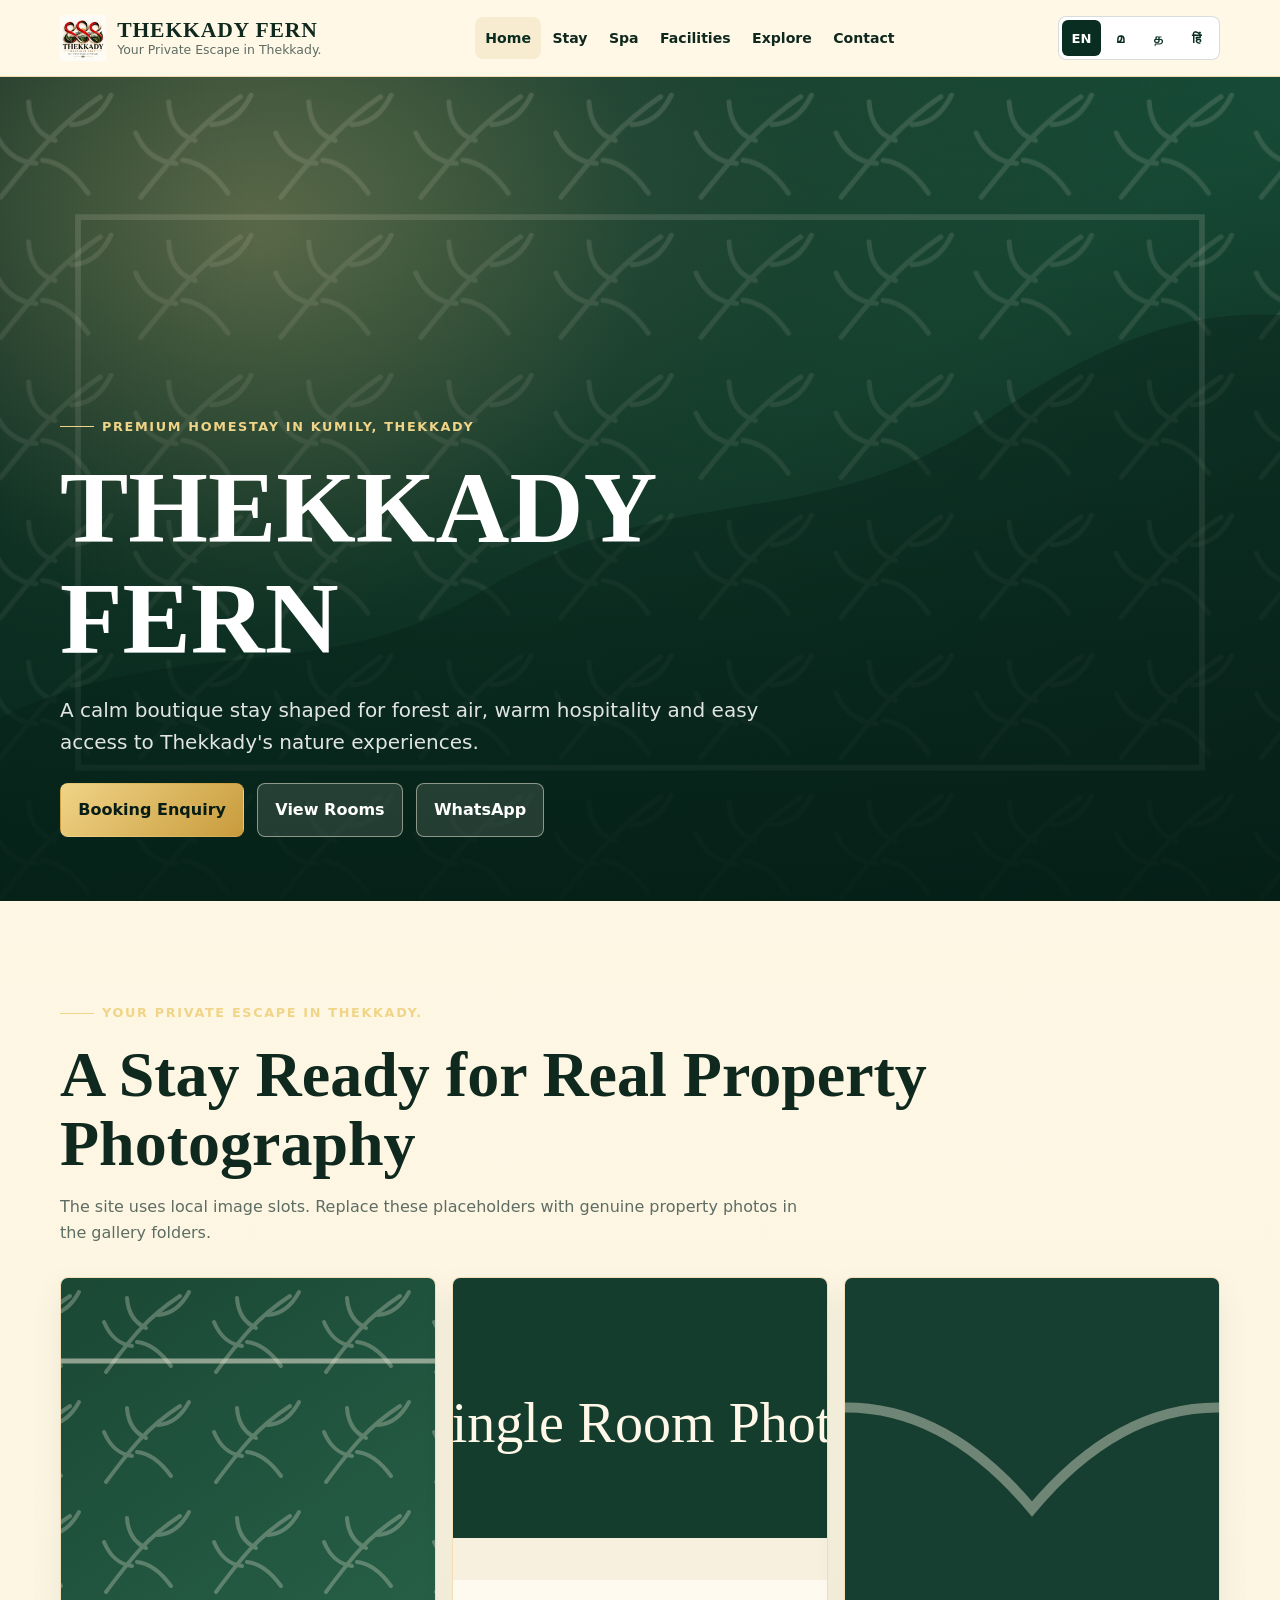
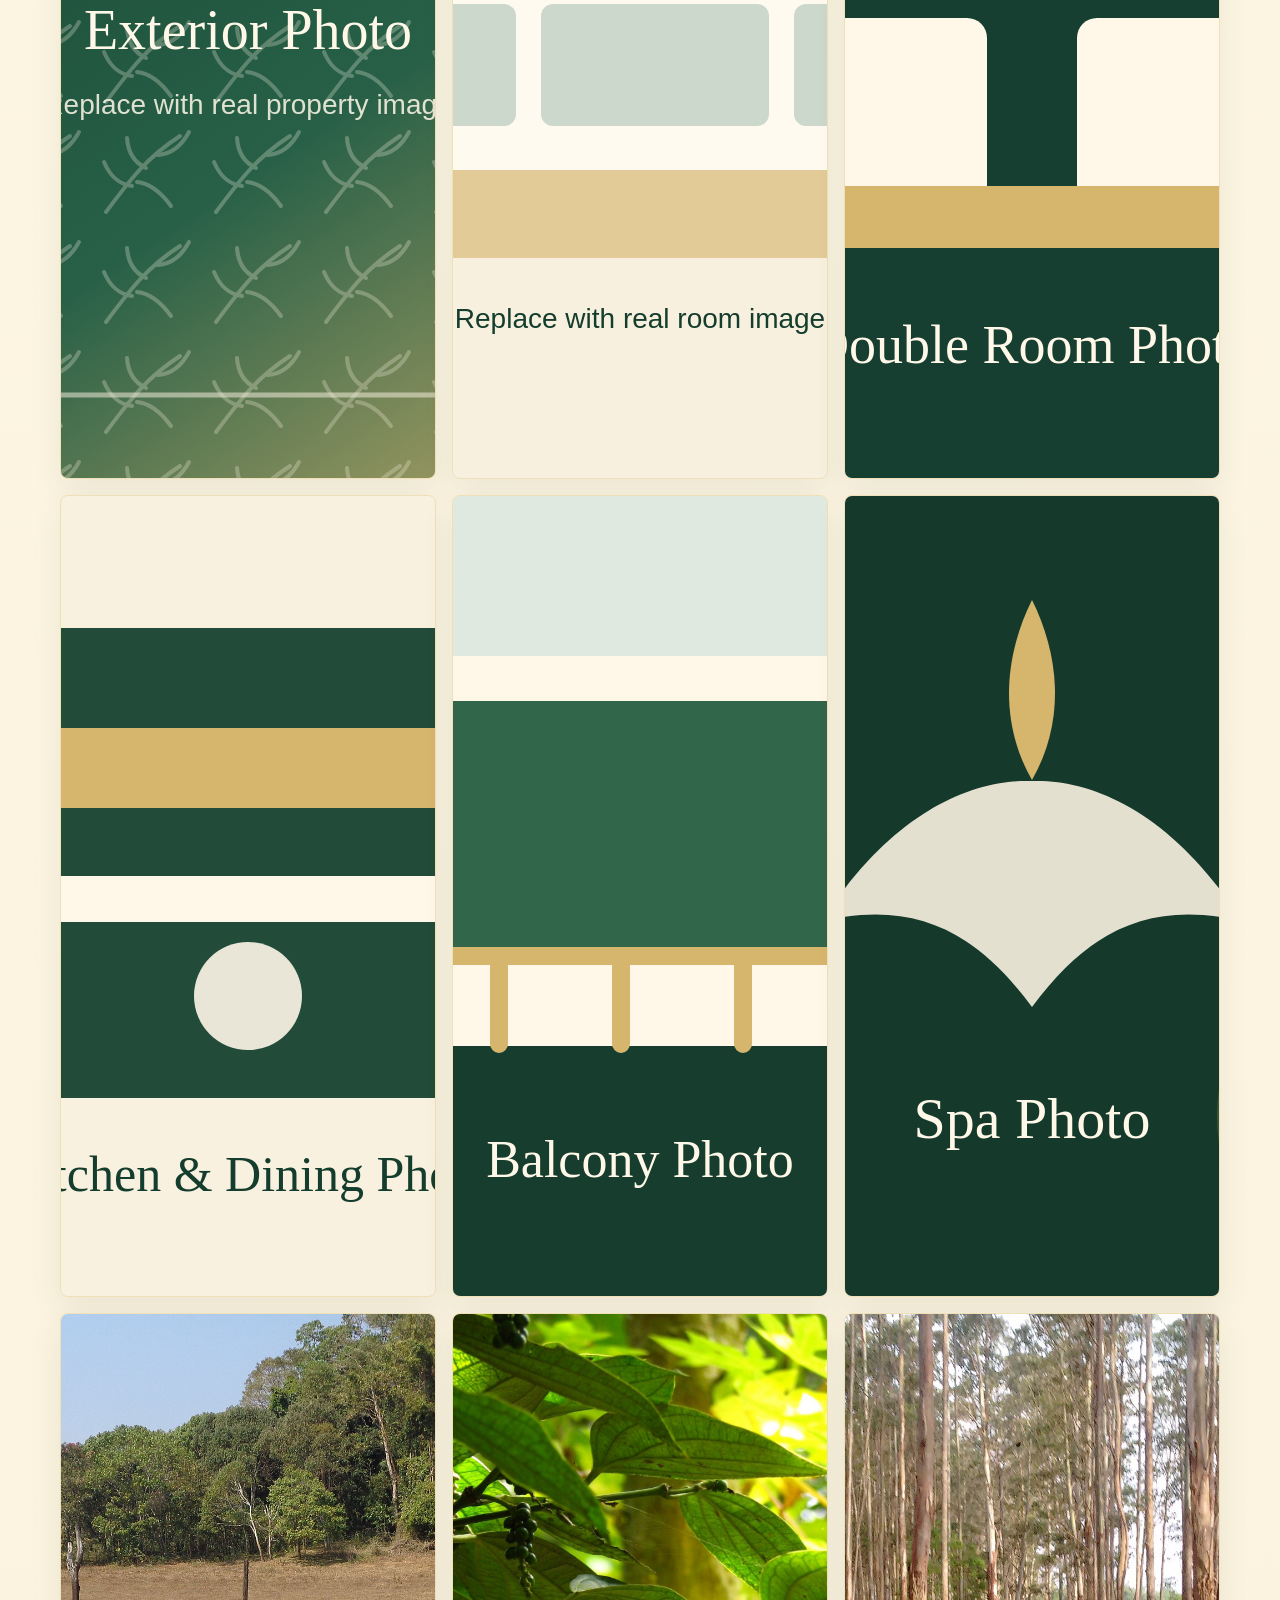
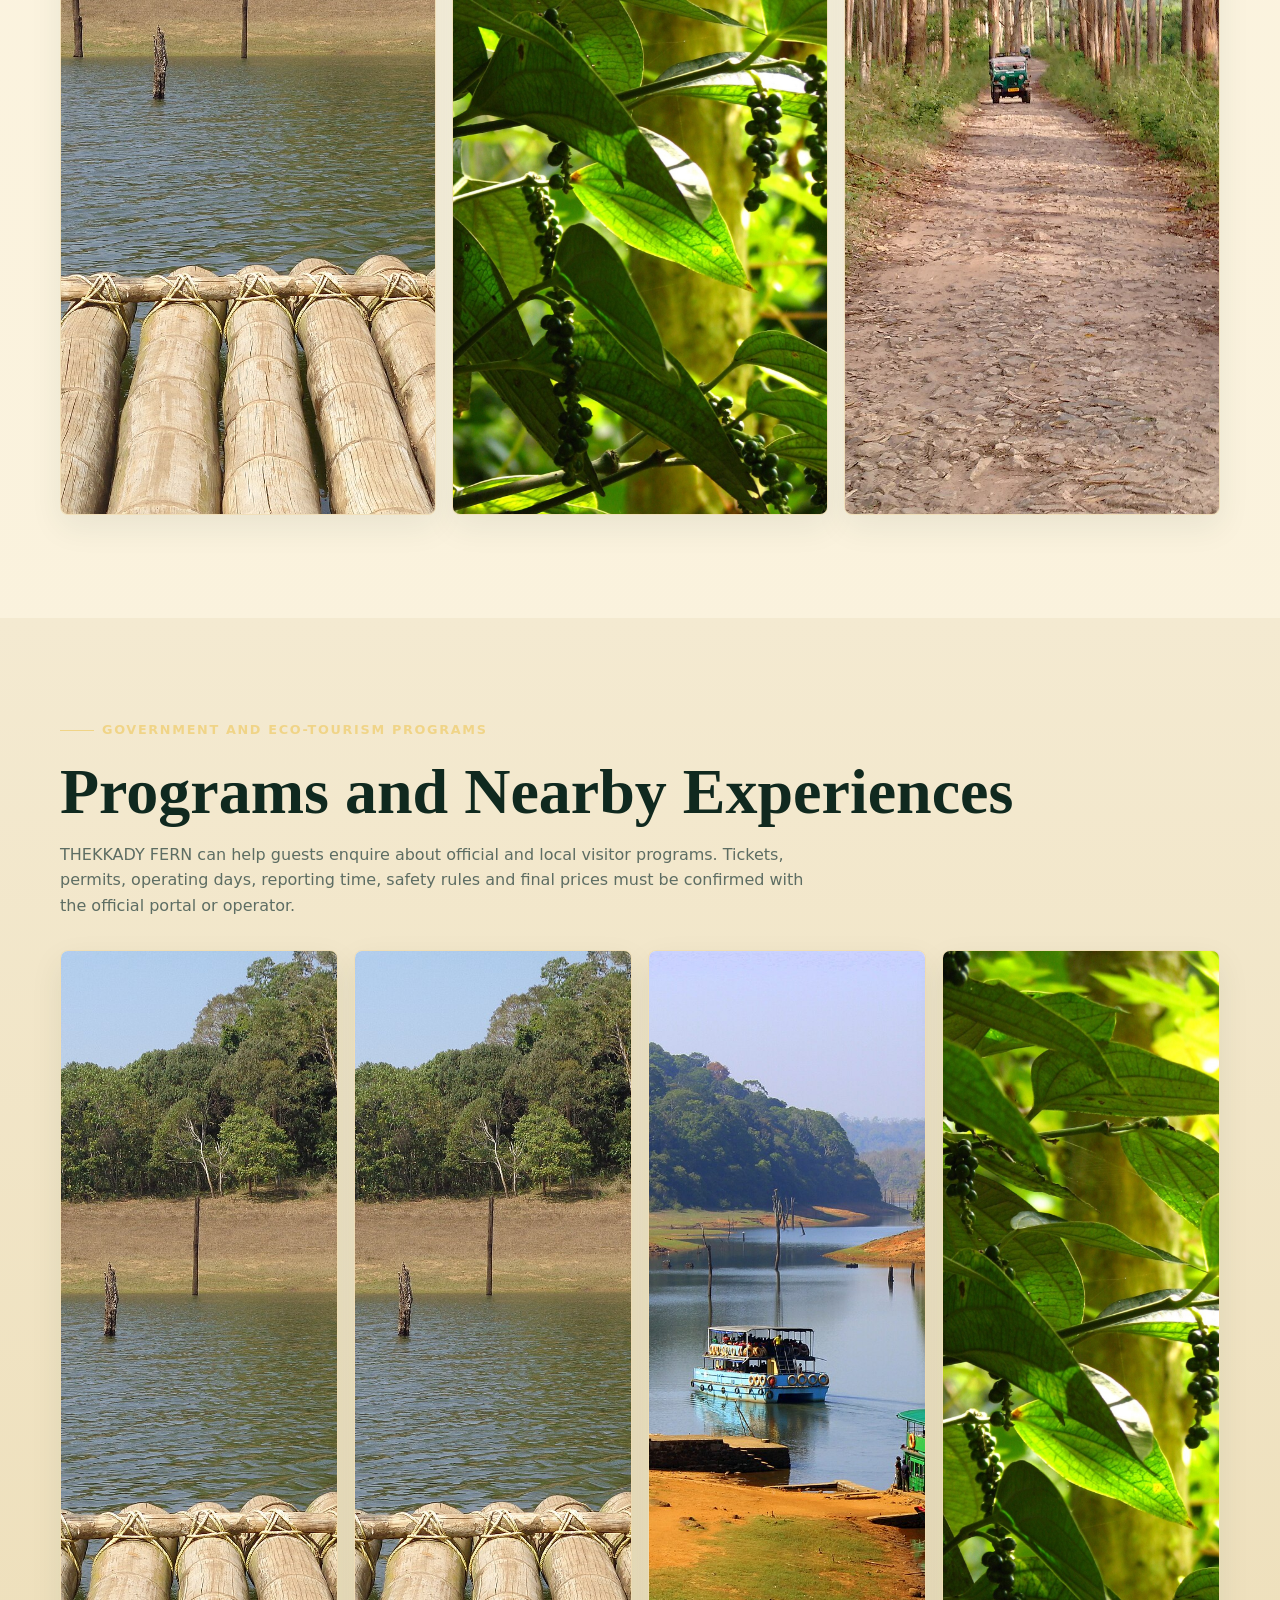
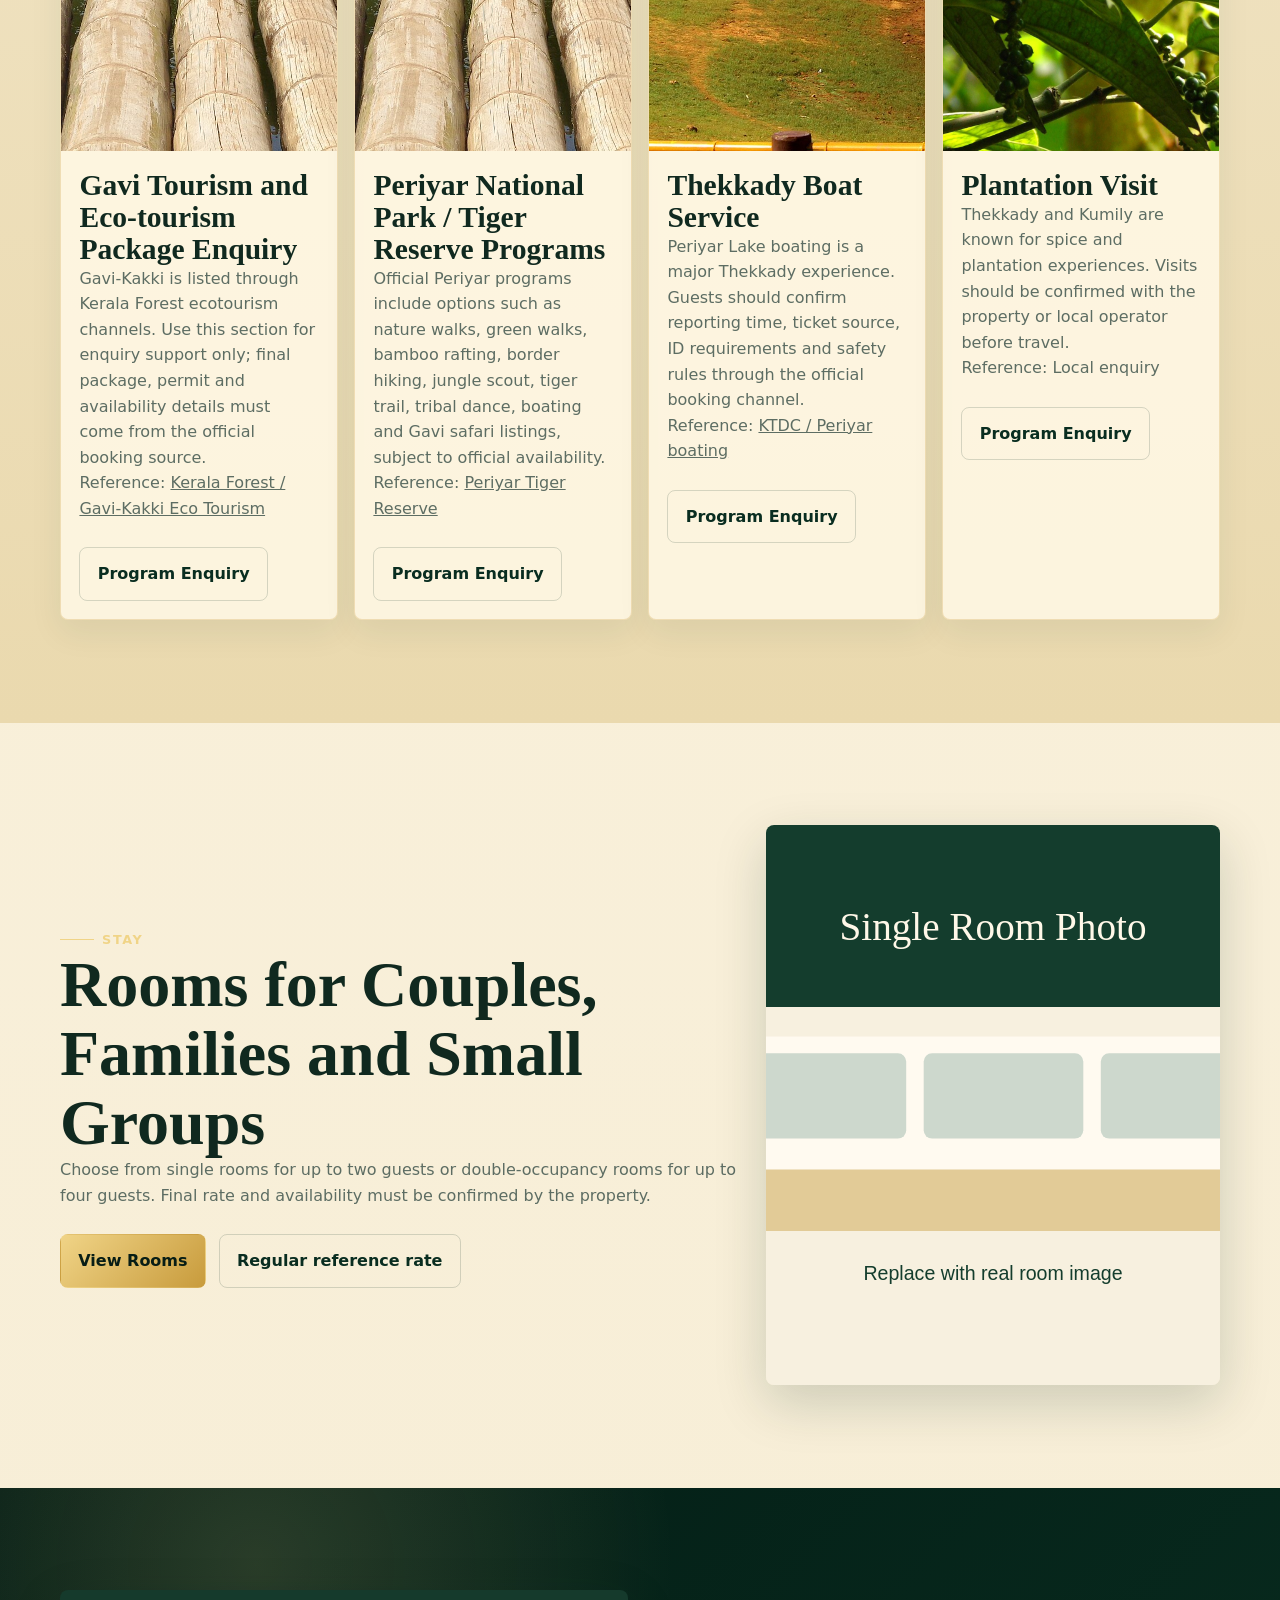
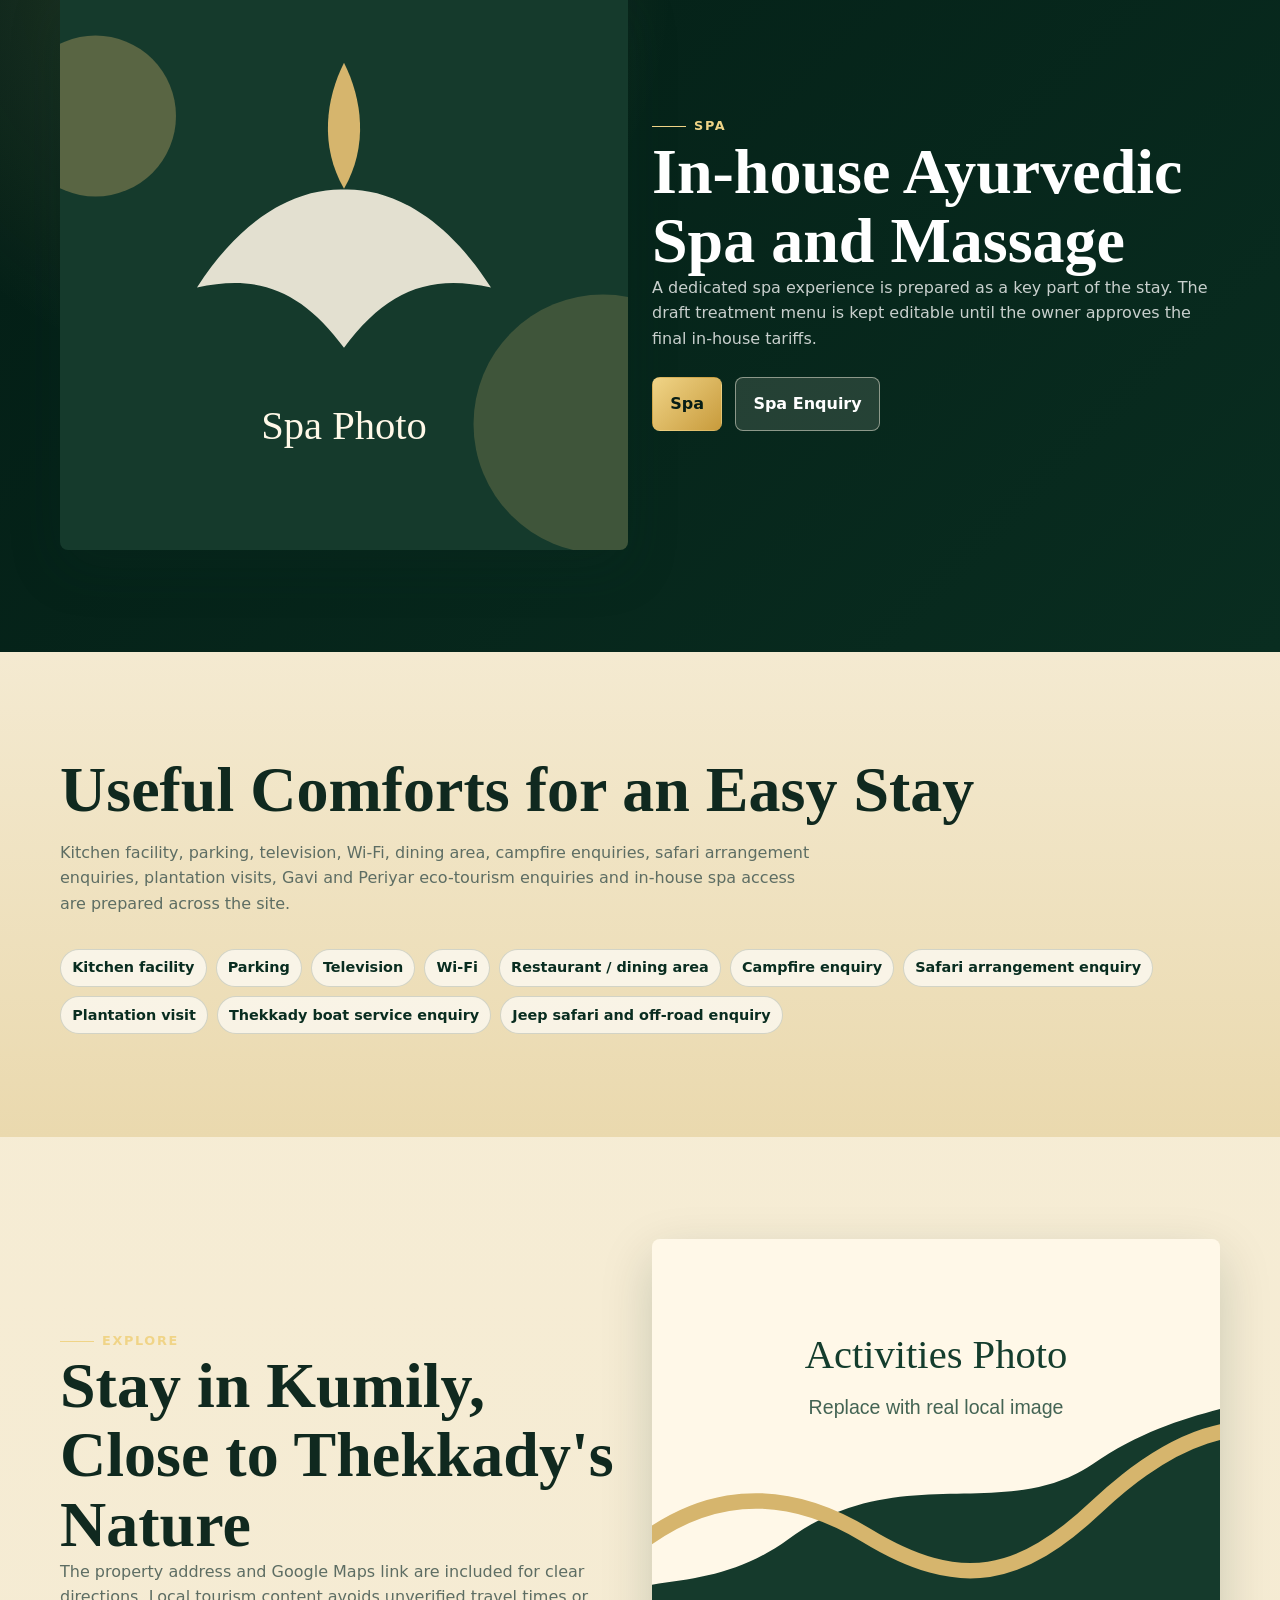
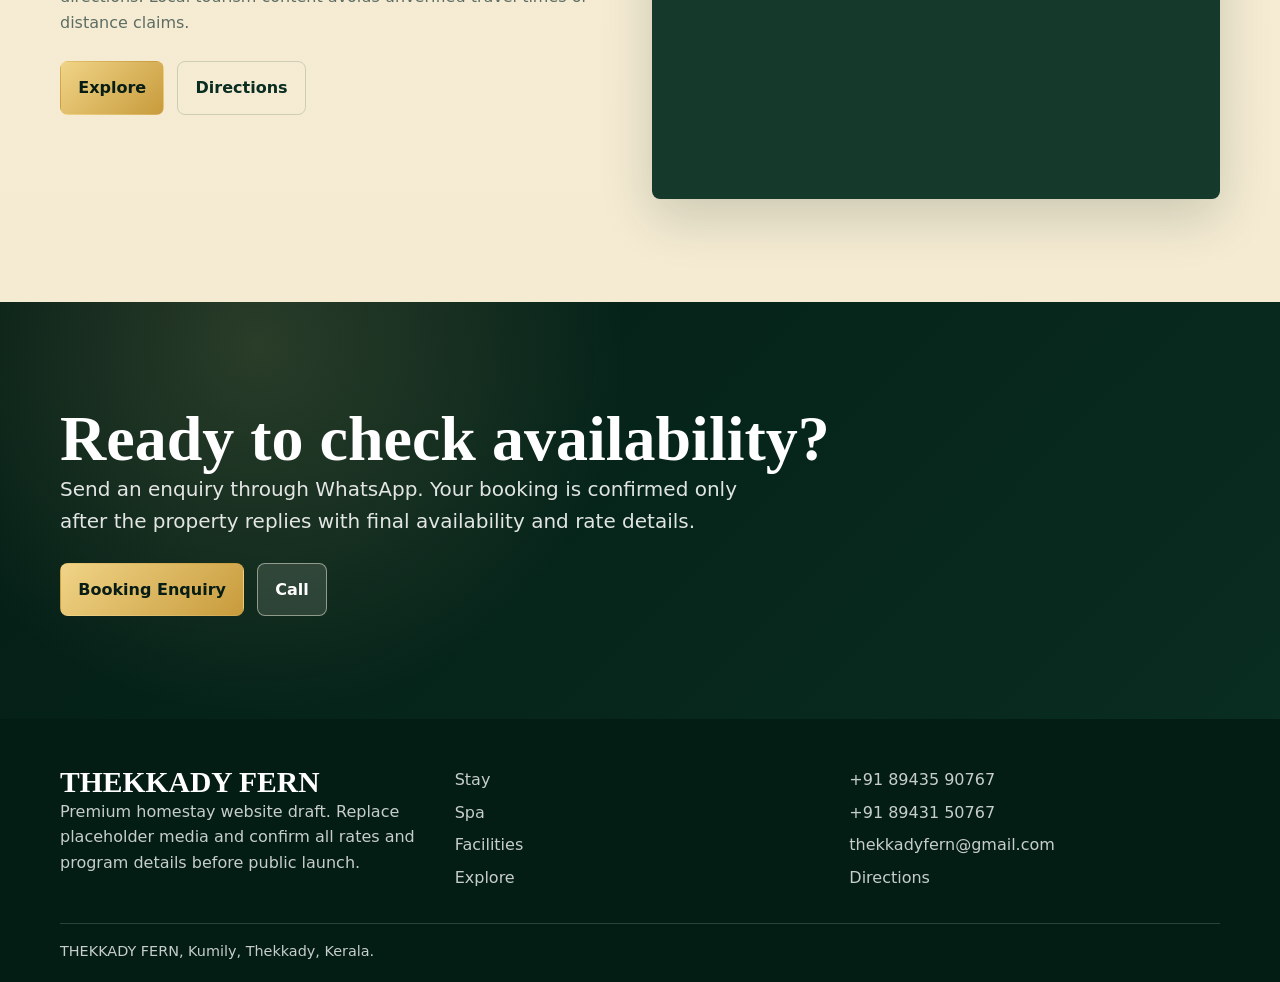
<file: index.html>
<!doctype html>
<html lang="en">
<head>
  <meta charset="utf-8">
  <meta name="viewport" content="width=device-width, initial-scale=1">
  <title>THEKKADY FERN | Premium Homestay in Kumily, Thekkady</title>
  <meta name="description" content="THEKKADY FERN is a premium boutique homestay in Kumily, Thekkady with rooms, in-house spa, dining facilities and direct booking enquiry.">
  <meta property="og:title" content="THEKKADY FERN | Your Private Escape in Thekkady">
  <meta property="og:description" content="Premium homestay website draft for rooms, spa, facilities, location and booking enquiry.">
  <meta property="og:type" content="website">
  <meta property="og:image" content="assets/images/placeholders/exterior.svg">
  <link rel="icon" href="assets/images/brand/favicon.svg" type="image/svg+xml">
  <link rel="stylesheet" href="assets/css/styles.css">
  <script defer src="assets/js/site.js"></script>
</head>
<body data-page="home">
  <a class="skip-link" href="#main">Skip to content</a>
  <header class="site-header">
    <div class="nav-wrap">
      <a class="brand" href="index.html" aria-label="THEKKADY FERN home">
        <img src="assets/images/brand/thekkady-fern-logo.png" alt="" width="46" height="46">
        <span><span class="brand-name" data-i18n="brand">THEKKADY FERN</span><span class="brand-line" data-i18n="tagline">Your Private Escape in Thekkady.</span></span>
      </a>
      <nav class="site-nav" id="site-nav" aria-label="Primary navigation">
        <ul>
          <li><a href="index.html" aria-current="page" data-i18n="navHome">Home</a></li>
          <li><a href="stay.html" data-i18n="navStay">Stay</a></li>
          <li><a href="spa.html" data-i18n="navSpa">Spa</a></li>
          <li><a href="facilities.html" data-i18n="navFacilities">Facilities</a></li>
          <li><a href="explore.html" data-i18n="navExplore">Explore</a></li>
          <li><a href="contact.html" data-i18n="navContact">Contact</a></li>
        </ul>
      </nav>
      <div class="nav-actions">
        <div class="lang-switch" aria-label="Language">
          <button type="button" data-lang="en">EN</button>
          <button type="button" data-lang="ml">മ</button>
          <button type="button" data-lang="ta">த</button>
          <button type="button" data-lang="hi">हिं</button>
        </div>
        <button class="nav-toggle" type="button" data-nav-toggle aria-controls="site-nav" aria-expanded="false" data-i18n-aria="navToggle"><span></span></button>
      </div>
    </div>
  </header>

  <main id="main">
    <section class="hero">
      <div class="hero-inner">
        <span class="eyebrow" data-i18n="heroEyebrow">Premium homestay in Kumily, Thekkady</span>
        <h1 data-i18n="heroTitle">THEKKADY FERN</h1>
        <p class="hero-copy" data-i18n="heroCopy">A calm boutique stay shaped for forest air, warm hospitality and easy access to Thekkady's nature experiences.</p>
        <div class="actions">
          <a class="button" href="contact.html#booking" data-i18n="bookNow">Booking Enquiry</a>
          <a class="button secondary" href="stay.html" data-i18n="viewRooms">View Rooms</a>
          <a class="button secondary" href="#" data-whatsapp="general" data-i18n="whatsapp">WhatsApp</a>
        </div>
      </div>
    </section>

    <section class="section">
      <div class="container">
        <div class="section-head reveal">
          <span class="eyebrow" data-i18n="tagline">Your Private Escape in Thekkady.</span>
          <h2 data-i18n="homeGalleryTitle">A Stay Ready for Real Property Photography</h2>
          <p data-i18n="homeGalleryText">The site uses local image slots. Replace these placeholders with genuine property photos in the gallery folders.</p>
        </div>
        <div class="grid three gallery" data-gallery></div>
      </div>
    </section>

    <section class="section alt">
      <div class="container">
        <div class="section-head reveal">
          <span class="eyebrow" data-i18n="govtPrograms">Government and eco-tourism programs</span>
          <h2 data-i18n="programsTitle">Programs and Nearby Experiences</h2>
          <p data-i18n="programsIntro">THEKKADY FERN can help guests enquire about official and local visitor programs. Tickets, permits, operating days, reporting time, safety rules and final prices must be confirmed with the official portal or operator.</p>
        </div>
        <div class="grid four" data-programs data-programs-limit="4"></div>
      </div>
    </section>

    <section class="section">
      <div class="container feature-band split-wide">
        <div class="reveal">
          <span class="eyebrow" data-i18n="navStay">Stay</span>
          <h2 data-i18n="roomHighlightsTitle">Rooms for Couples, Families and Small Groups</h2>
          <p class="muted" data-i18n="roomHighlightsText">Choose from single rooms for up to two guests or double-occupancy rooms for up to four guests. Final rate and availability must be confirmed by the property.</p>
          <div class="actions">
            <a class="button" href="stay.html" data-i18n="viewRooms">View Rooms</a>
            <a class="button ghost" href="contact.html#rates" data-i18n="regularRate">Regular reference rate</a>
          </div>
        </div>
        <div class="feature-media reveal"><img src="assets/images/placeholders/single-room.svg" alt="Room photo placeholder" loading="lazy" width="1200" height="800"></div>
      </div>
    </section>

    <section class="section dark">
      <div class="container feature-band">
        <div class="feature-media reveal"><img src="assets/images/placeholders/spa.svg" alt="Spa photo placeholder" loading="lazy" width="1200" height="800"></div>
        <div class="reveal">
          <span class="eyebrow" data-i18n="navSpa">Spa</span>
          <h2 data-i18n="spaHomeTitle">In-house Ayurvedic Spa and Massage</h2>
          <p class="muted" data-i18n="spaHomeText">A dedicated spa experience is prepared as a key part of the stay. The draft treatment menu is kept editable until the owner approves the final in-house tariffs.</p>
          <div class="actions">
            <a class="button" href="spa.html" data-i18n="navSpa">Spa</a>
            <a class="button secondary" href="#" data-whatsapp="spa" data-i18n="enquireSpa">Spa Enquiry</a>
          </div>
        </div>
      </div>
    </section>

    <section class="section alt">
      <div class="container">
        <div class="section-head reveal">
          <h2 data-i18n="facilitiesHomeTitle">Useful Comforts for an Easy Stay</h2>
          <p data-i18n="facilitiesHomeText">Kitchen facility, parking, television, Wi-Fi, dining area, campfire enquiries, safari arrangement enquiries and in-house spa access are prepared across the site.</p>
        </div>
        <div class="pill-list reveal">
          <span class="pill" data-i18n="kitchen">Kitchen facility</span>
          <span class="pill" data-i18n="parking">Parking</span>
          <span class="pill" data-i18n="television">Television</span>
          <span class="pill" data-i18n="wifi">Wi-Fi</span>
          <span class="pill" data-i18n="dining">Restaurant / dining area</span>
          <span class="pill" data-i18n="campfire">Campfire enquiry</span>
          <span class="pill" data-i18n="safari">Safari arrangement enquiry</span>
          <span class="pill" data-i18n="plantationVisit">Plantation visit</span>
          <span class="pill" data-i18n="boating">Thekkady boat service enquiry</span>
          <span class="pill" data-i18n="jeepSafari">Jeep safari and off-road enquiry</span>
        </div>
      </div>
    </section>

    <section class="section">
      <div class="container feature-band">
        <div class="reveal">
          <span class="eyebrow" data-i18n="navExplore">Explore</span>
          <h2 data-i18n="locationPreviewTitle">Stay in Kumily, Close to Thekkady's Nature</h2>
          <p class="muted" data-i18n="locationPreviewText">The property address and Google Maps link are included for clear directions. Local tourism content avoids unverified travel times or distance claims.</p>
          <div class="actions">
            <a class="button" href="explore.html" data-i18n="navExplore">Explore</a>
            <a class="button ghost" href="#" data-map-link target="_blank" rel="noopener" data-i18n="directions">Directions</a>
          </div>
        </div>
        <div class="feature-media reveal"><img src="assets/images/placeholders/activities.svg" alt="Thekkady activities photo placeholder" loading="lazy" width="1200" height="800"></div>
      </div>
    </section>

    <section class="section dark">
      <div class="container reveal">
        <h2 data-i18n="ctaTitle">Ready to check availability?</h2>
        <p class="lead" data-i18n="ctaText">Send an enquiry through WhatsApp. Your booking is confirmed only after the property replies with final availability and rate details.</p>
        <div class="actions">
          <a class="button" href="contact.html#booking" data-i18n="bookNow">Booking Enquiry</a>
          <a class="button secondary" href="#" data-phone-link data-i18n="callNow">Call</a>
        </div>
      </div>
    </section>
  </main>

  <footer class="site-footer">
    <div class="footer-grid">
      <div><h3 data-i18n="brand">THEKKADY FERN</h3><p data-i18n="footerNote">Premium homestay website draft. Replace placeholder media and confirm all rates before public launch.</p></div>
      <div class="footer-links"><a href="stay.html" data-i18n="navStay">Stay</a><a href="spa.html" data-i18n="navSpa">Spa</a><a href="facilities.html" data-i18n="navFacilities">Facilities</a><a href="explore.html" data-i18n="navExplore">Explore</a></div>
      <div class="footer-links"><a href="#" data-phone-link>+91 89435 90767</a><a href="#" data-phone-link="alt">+91 89431 50767</a><a href="#" data-email-link>thekkadyfern@gmail.com</a><a href="#" data-map-link target="_blank" rel="noopener" data-i18n="directions">Directions</a></div>
    </div>
    <div class="footer-bottom">THEKKADY FERN, Kumily, Thekkady, Kerala.</div>
  </footer>
</body>
</html>
</file>
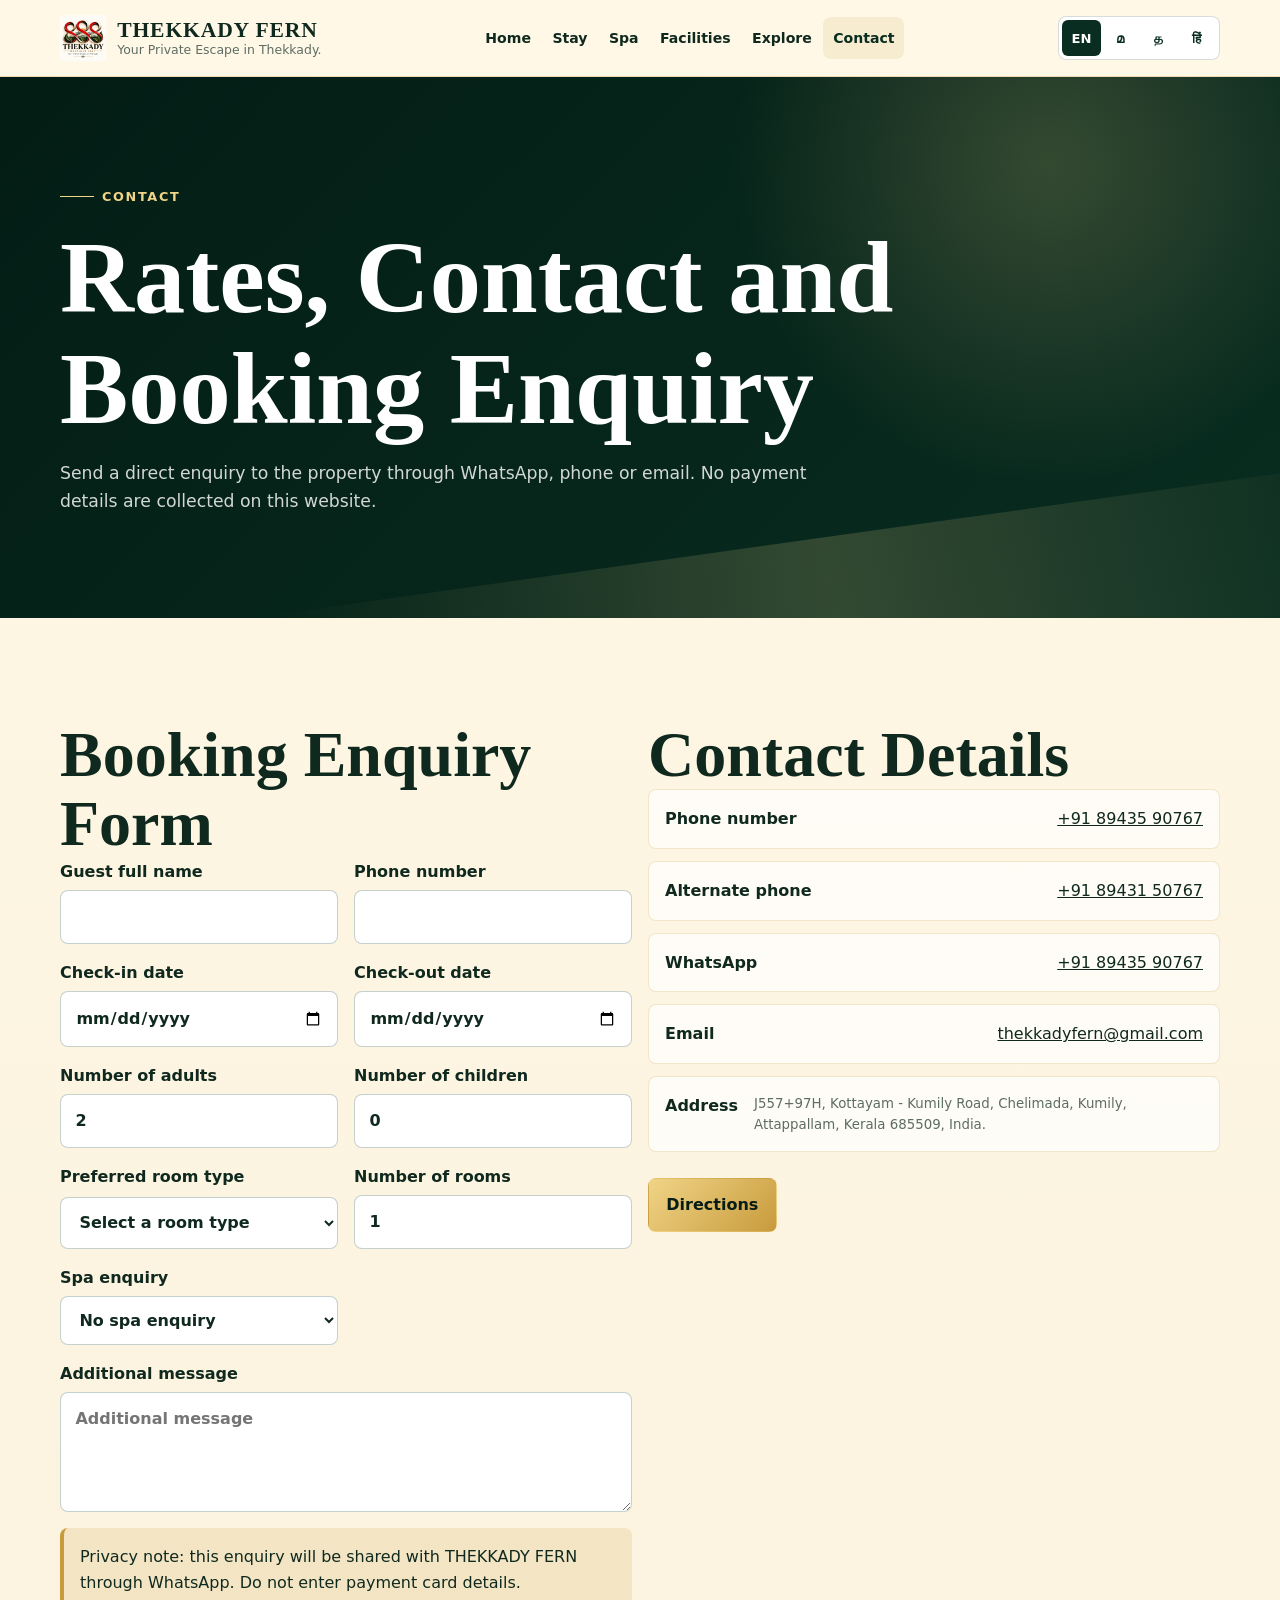
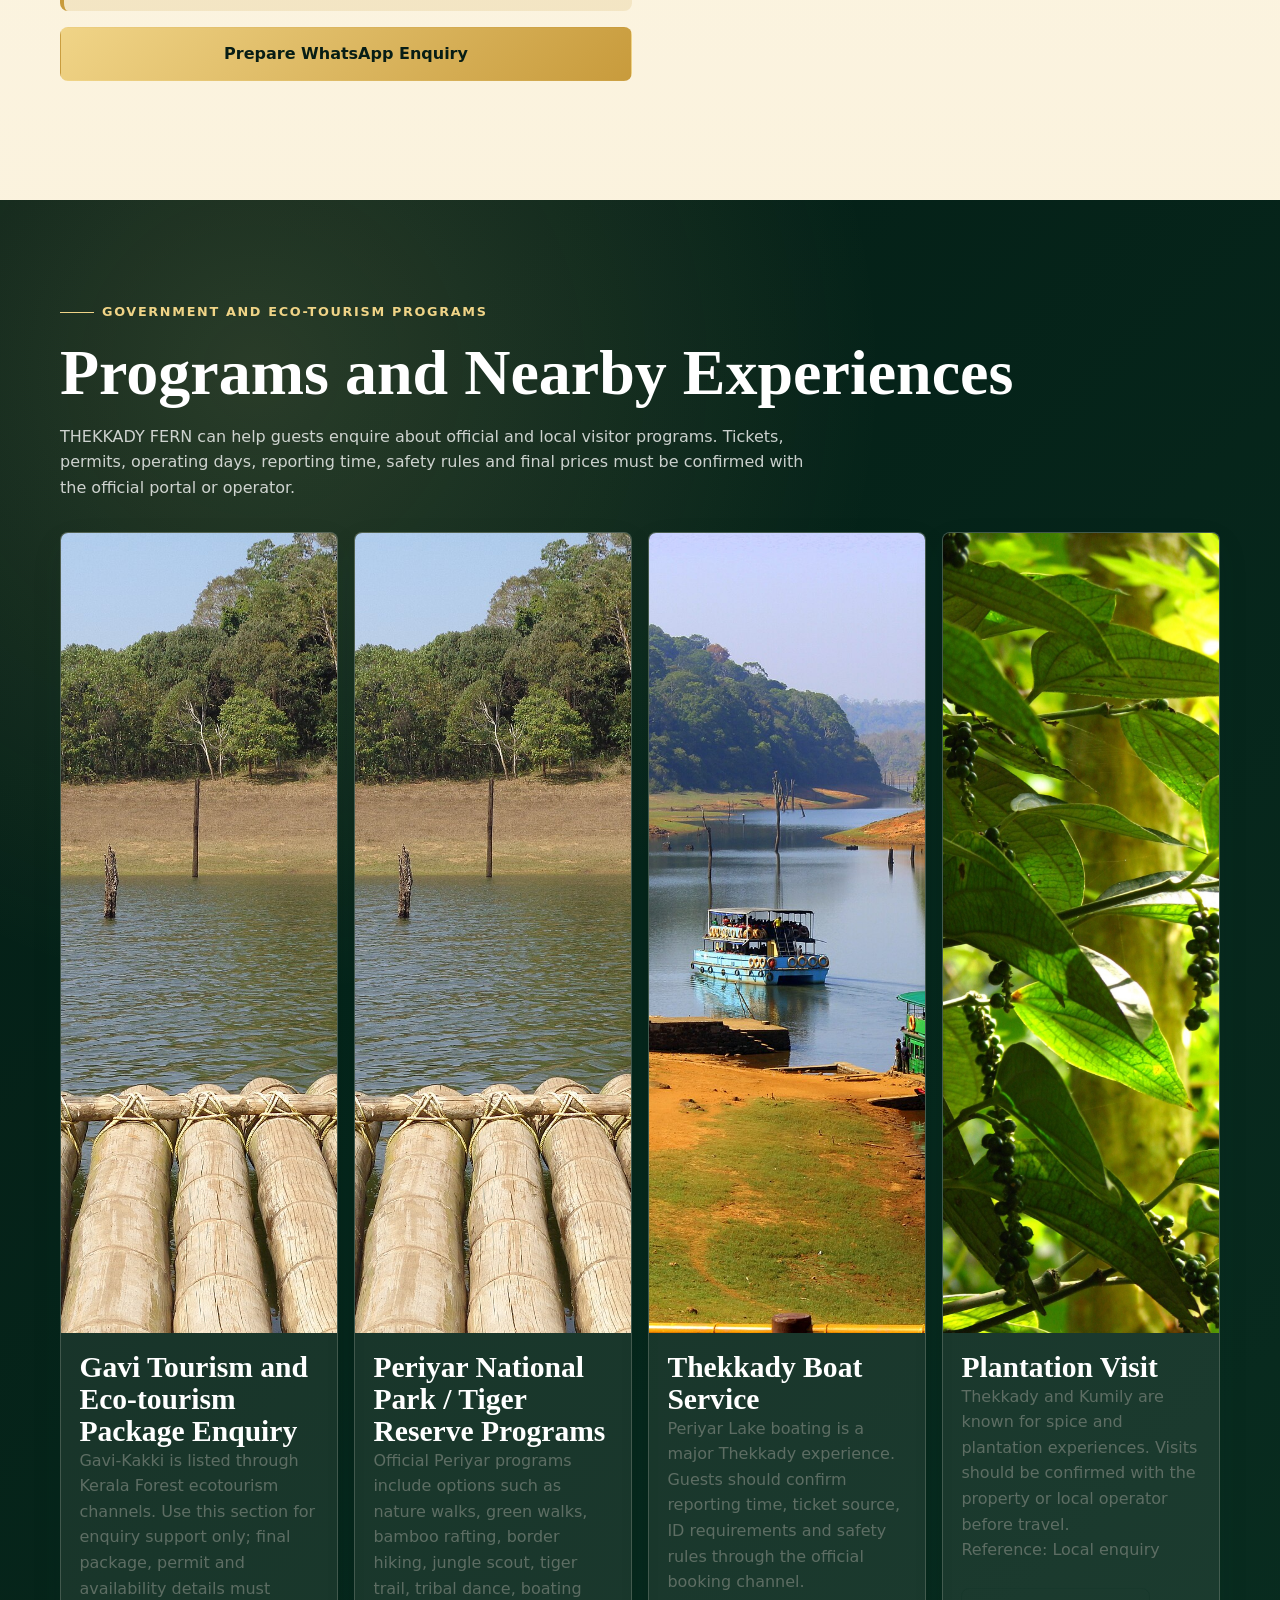
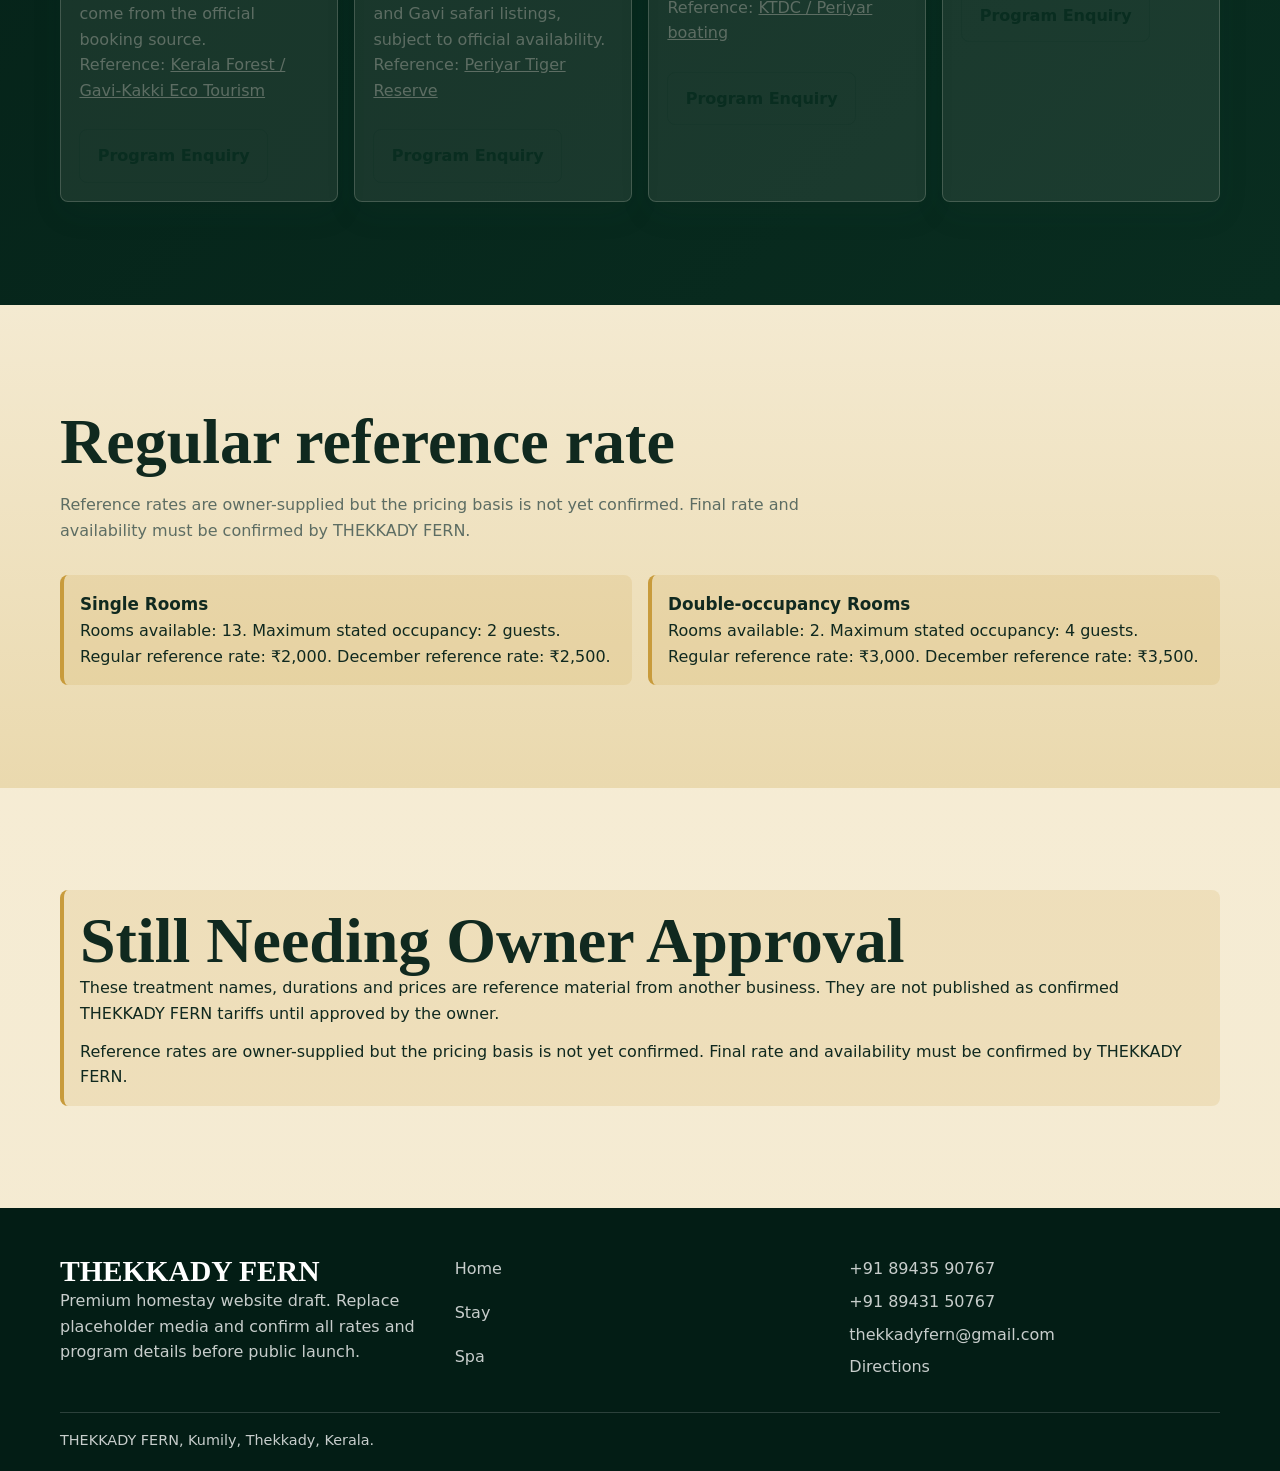
<file: contact.html>
<!doctype html>
<html lang="en">
<head>
  <meta charset="utf-8">
  <meta name="viewport" content="width=device-width, initial-scale=1">
  <title>Rates, Contact and Booking Enquiry | THEKKADY FERN</title>
  <meta name="description" content="Contact THEKKADY FERN by phone, WhatsApp or email and send a booking enquiry with room and spa preferences.">
  <meta property="og:title" content="Rates, Contact and Booking Enquiry | THEKKADY FERN">
  <meta property="og:description" content="Direct contact details, room rate summary and WhatsApp booking enquiry form.">
  <meta property="og:type" content="website">
  <meta property="og:image" content="assets/images/placeholders/exterior.svg">
  <link rel="icon" href="assets/images/brand/favicon.svg" type="image/svg+xml">
  <link rel="stylesheet" href="assets/css/styles.css">
  <script defer src="assets/js/site.js"></script>
</head>
<body>
  <a class="skip-link" href="#main">Skip to content</a>
  <header class="site-header"><div class="nav-wrap"><a class="brand" href="index.html"><img src="assets/images/brand/thekkady-fern-logo.png" alt="" width="46" height="46"><span><span class="brand-name" data-i18n="brand">THEKKADY FERN</span><span class="brand-line" data-i18n="tagline">Your Private Escape in Thekkady.</span></span></a><nav class="site-nav" id="site-nav" aria-label="Primary navigation"><ul><li><a href="index.html" data-i18n="navHome">Home</a></li><li><a href="stay.html" data-i18n="navStay">Stay</a></li><li><a href="spa.html" data-i18n="navSpa">Spa</a></li><li><a href="facilities.html" data-i18n="navFacilities">Facilities</a></li><li><a href="explore.html" data-i18n="navExplore">Explore</a></li><li><a href="contact.html" aria-current="page" data-i18n="navContact">Contact</a></li></ul></nav><div class="nav-actions"><div class="lang-switch" aria-label="Language"><button type="button" data-lang="en">EN</button><button type="button" data-lang="ml">മ</button><button type="button" data-lang="ta">த</button><button type="button" data-lang="hi">हिं</button></div><button class="nav-toggle" type="button" data-nav-toggle aria-controls="site-nav" aria-expanded="false" data-i18n-aria="navToggle"><span></span></button></div></div></header>
  <main id="main">
    <section class="page-hero"><div class="container"><span class="eyebrow" data-i18n="navContact">Contact</span><h1 data-i18n="contactTitle">Rates, Contact and Booking Enquiry</h1><p data-i18n="contactIntro">Send a direct enquiry to the property through WhatsApp, phone or email. No payment details are collected on this website.</p></div></section>
    <section class="section"><div class="container grid two split-wide"><div class="reveal" id="booking"><h2 data-i18n="formTitle">Booking Enquiry Form</h2><form class="form" id="booking-form" novalidate><div class="form-grid"><label><span data-i18n="fullName">Guest full name</span><input name="name" autocomplete="name" required></label><label><span data-i18n="phone">Phone number</span><input name="phone" autocomplete="tel" inputmode="tel" required></label><label><span data-i18n="checkin">Check-in date</span><input type="date" name="checkin" required></label><label><span data-i18n="checkout">Check-out date</span><input type="date" name="checkout" required></label><label><span data-i18n="adults">Number of adults</span><input type="number" name="adults" min="1" value="2" required></label><label><span data-i18n="children">Number of children</span><input type="number" name="children" min="0" value="0"></label><label><span data-i18n="preferredRoom">Preferred room type</span><select name="roomType" required><option value="" data-i18n="roomSelectPlaceholder">Select a room type</option><option data-i18n="roomSingle">Single room</option><option data-i18n="roomDouble">Double-occupancy room</option><option data-i18n="roomFlexible">Flexible</option></select></label><label><span data-i18n="roomsNeeded">Number of rooms</span><input type="number" name="rooms" min="1" value="1" required></label><label><span data-i18n="spaOptional">Spa enquiry</span><select name="spa"><option data-i18n="spaNo">No spa enquiry</option><option data-i18n="spaYes">Interested in spa / massage</option></select></label></div><label><span data-i18n="message">Additional message</span><textarea name="message" data-i18n-placeholder="message" placeholder="Additional message"></textarea></label><p class="notice" data-i18n="privacyNote">Privacy note: this enquiry will be shared with THEKKADY FERN through WhatsApp. Do not enter payment card details.</p><button class="button" type="submit" data-i18n="submitEnquiry">Prepare WhatsApp Enquiry</button><p id="form-status" role="status" aria-live="polite"></p></form></div><aside class="reveal"><h2 data-i18n="contactDetails">Contact Details</h2><div class="contact-list"><div class="contact-item"><strong data-i18n="phone">Phone number</strong><a href="#" data-phone-link>+91 89435 90767</a></div><div class="contact-item"><strong data-i18n="phoneAlt">Alternate phone</strong><a href="#" data-phone-link="alt">+91 89431 50767</a></div><div class="contact-item"><strong data-i18n="whatsapp">WhatsApp</strong><a href="#" data-whatsapp="general">+91 89435 90767</a></div><div class="contact-item"><strong data-i18n="emailUs">Email</strong><a href="#" data-email-link>thekkadyfern@gmail.com</a></div><div class="contact-item"><strong data-i18n="addressLabel">Address</strong><small>J557+97H, Kottayam - Kumily Road, Chelimada, Kumily, Attappallam, Kerala 685509, India.</small></div></div><div class="actions"><a class="button" href="#" data-map-link target="_blank" rel="noopener" data-i18n="directions">Directions</a></div></aside></div></section>
    <section class="section dark"><div class="container"><div class="section-head reveal"><span class="eyebrow" data-i18n="govtPrograms">Government and eco-tourism programs</span><h2 data-i18n="programsTitle">Programs and Nearby Experiences</h2><p data-i18n="programsIntro">THEKKADY FERN can help guests enquire about official and local visitor programs. Tickets, permits, operating days, reporting time, safety rules and final prices must be confirmed with the official portal or operator.</p></div><div class="grid four" data-programs data-programs-limit="4"></div></div></section>
    <section class="section alt" id="rates"><div class="container"><div class="section-head reveal"><h2 data-i18n="regularRate">Regular reference rate</h2><p data-i18n="rateDisclaimer">Reference rates are owner-supplied but the pricing basis is not yet confirmed. Final rate and availability must be confirmed by THEKKADY FERN.</p></div><div class="grid two" data-rate-summary></div></div></section>
    <section class="section"><div class="container"><div class="notice reveal"><h2 data-i18n="ownerApprovalTitle">Still Needing Owner Approval</h2><p data-i18n="draftMenuNote">These treatment names, durations and prices are reference material from another business. They are not published as confirmed THEKKADY FERN tariffs until approved by the owner.</p><p style="margin-top:.75rem" data-i18n="rateDisclaimer">Reference rates are owner-supplied but the pricing basis is not yet confirmed. Final rate and availability must be confirmed by THEKKADY FERN.</p></div></div></section>
  </main>
  <footer class="site-footer"><div class="footer-grid"><div><h3 data-i18n="brand">THEKKADY FERN</h3><p data-i18n="footerNote">Premium homestay website draft. Replace placeholder media and confirm all rates before public launch.</p></div><div class="footer-links"><a href="index.html" data-i18n="navHome">Home</a><a href="stay.html" data-i18n="navStay">Stay</a><a href="spa.html" data-i18n="navSpa">Spa</a></div><div class="footer-links"><a href="#" data-phone-link>+91 89435 90767</a><a href="#" data-phone-link="alt">+91 89431 50767</a><a href="#" data-email-link>thekkadyfern@gmail.com</a><a href="#" data-map-link target="_blank" rel="noopener" data-i18n="directions">Directions</a></div></div><div class="footer-bottom">THEKKADY FERN, Kumily, Thekkady, Kerala.</div></footer>
</body>
</html>
</file>
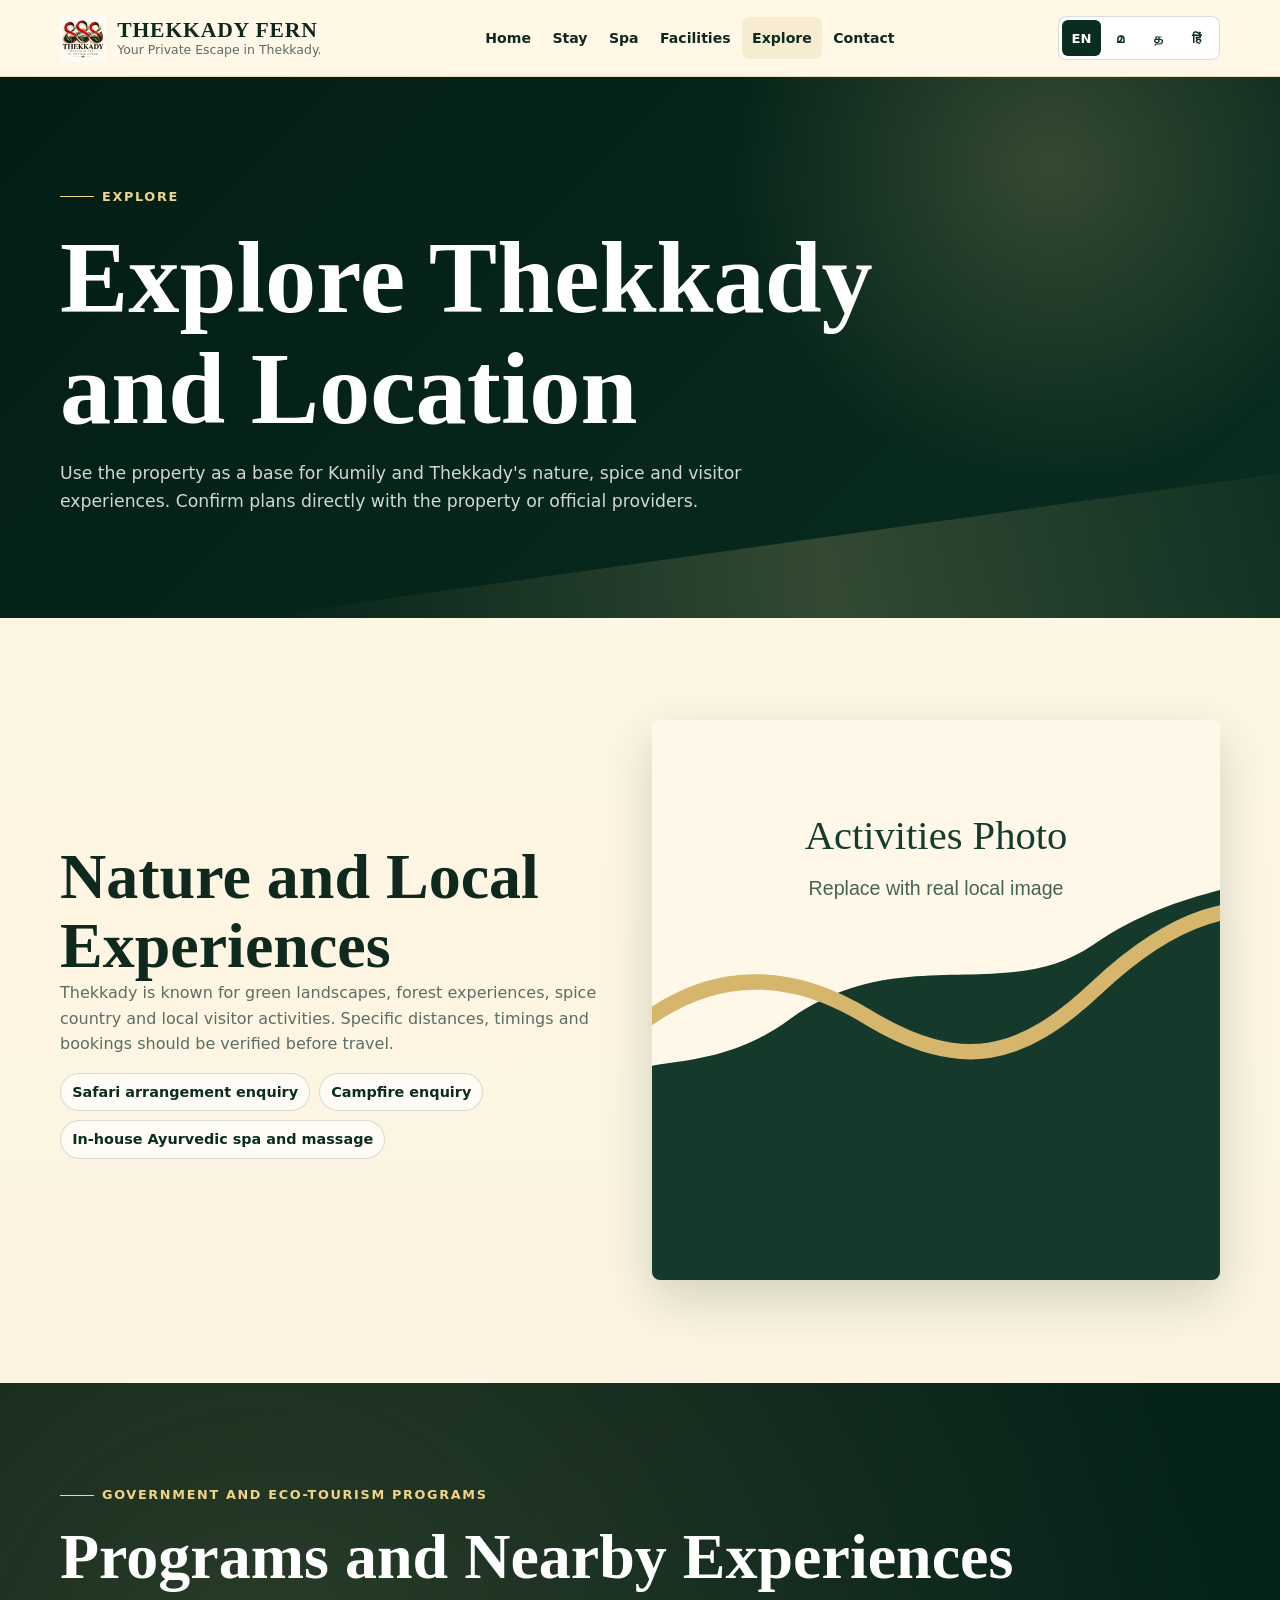
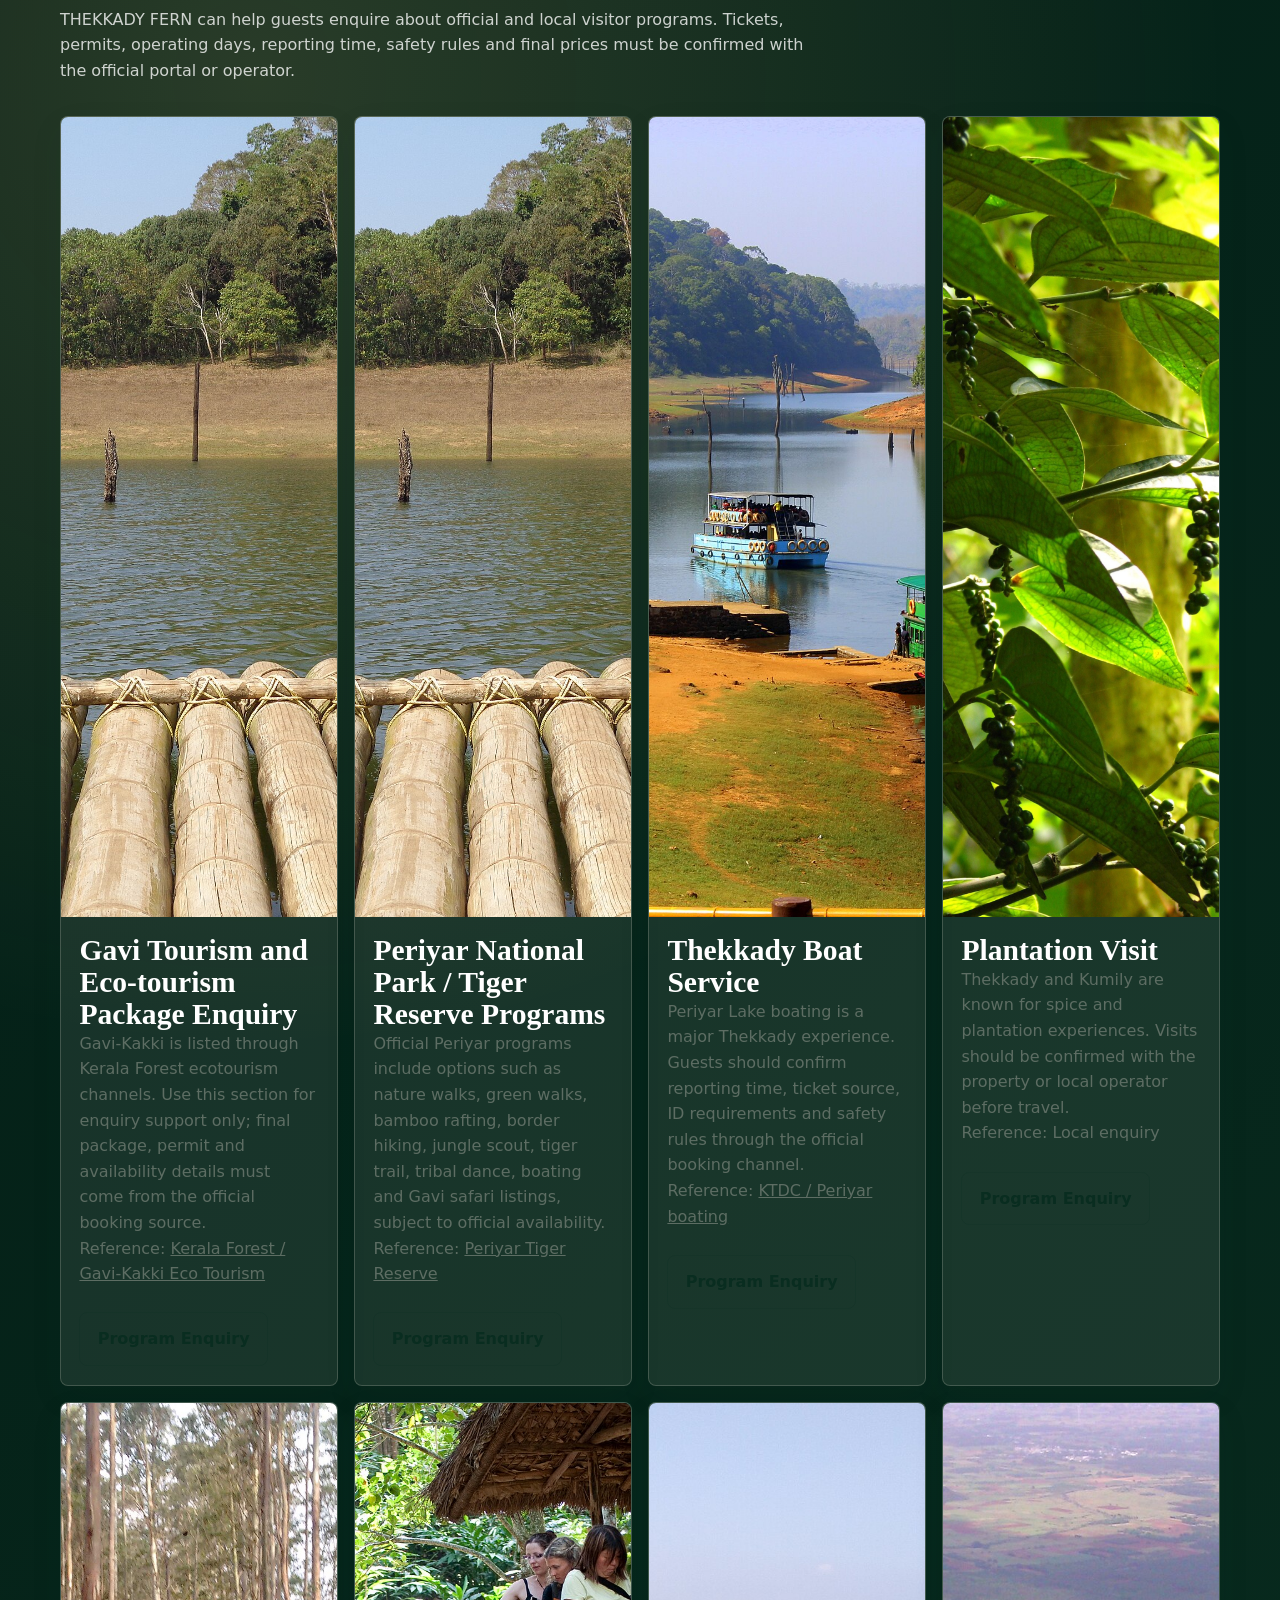
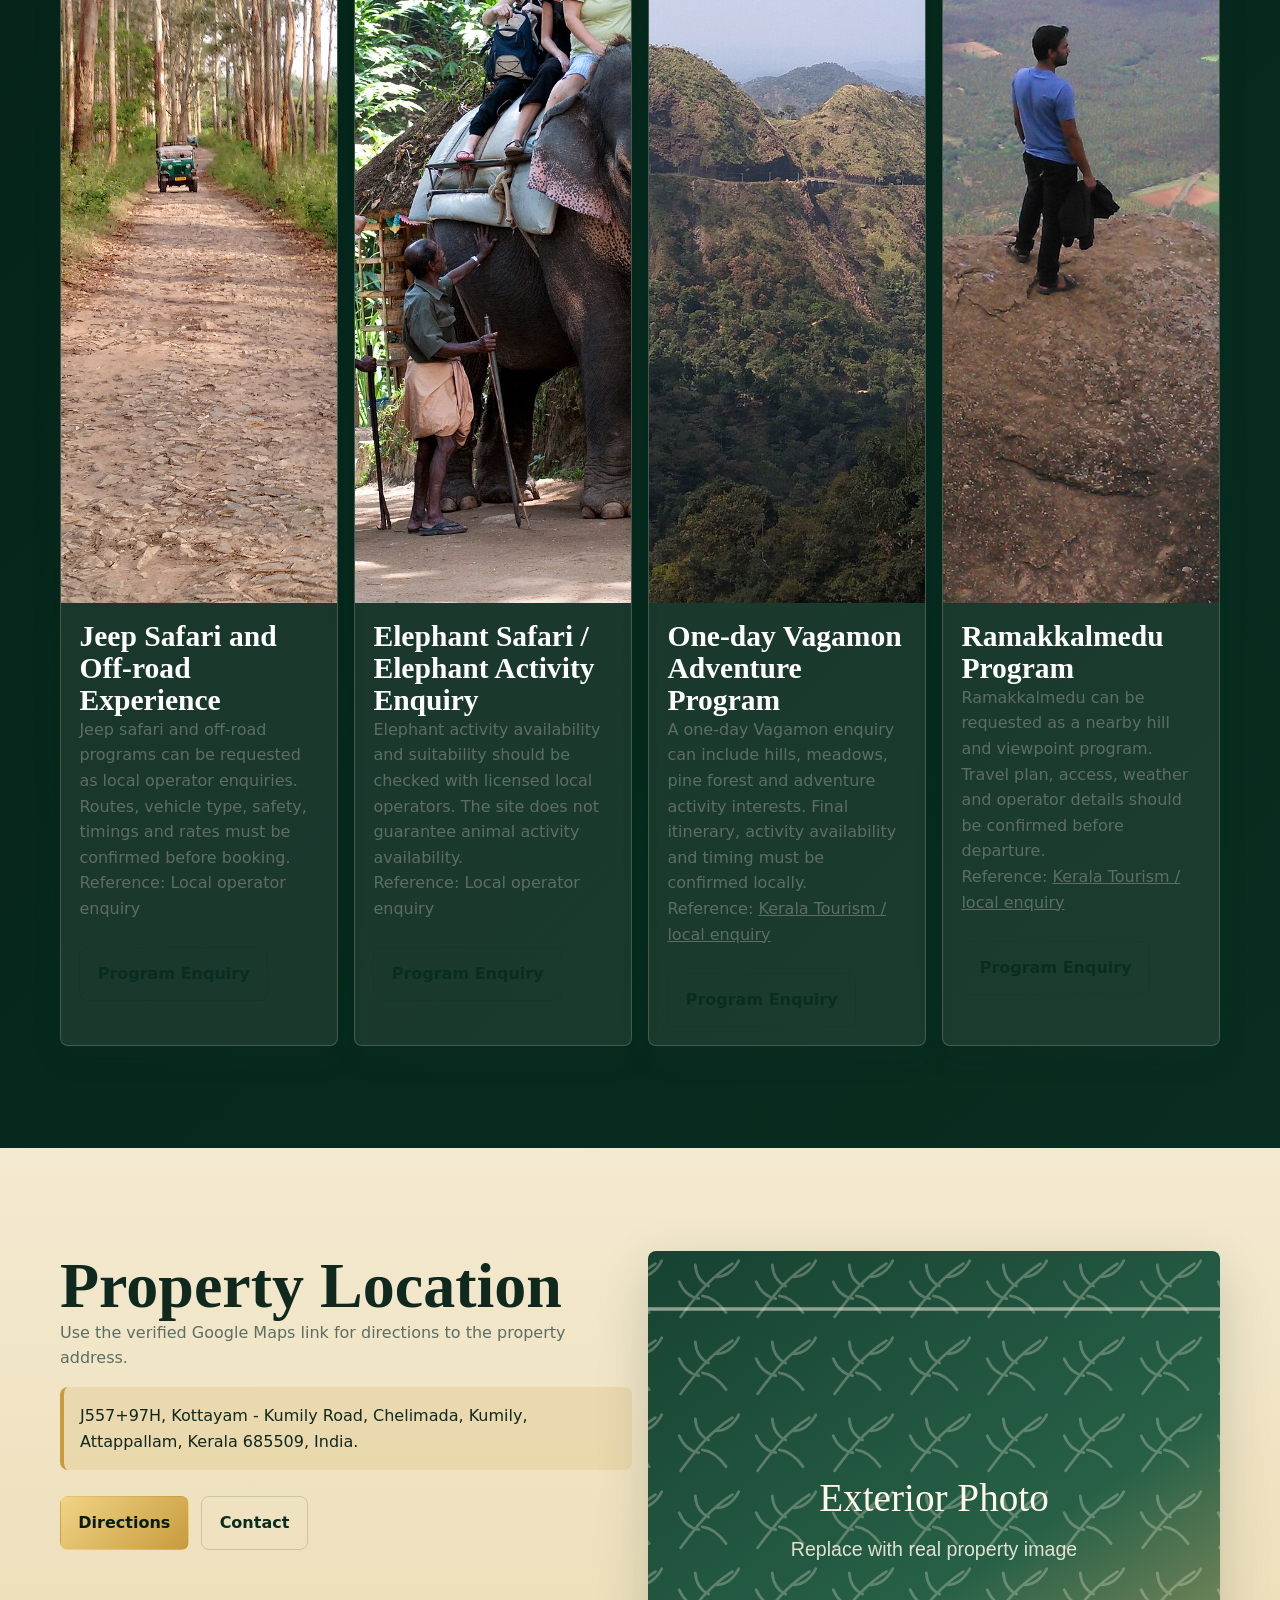
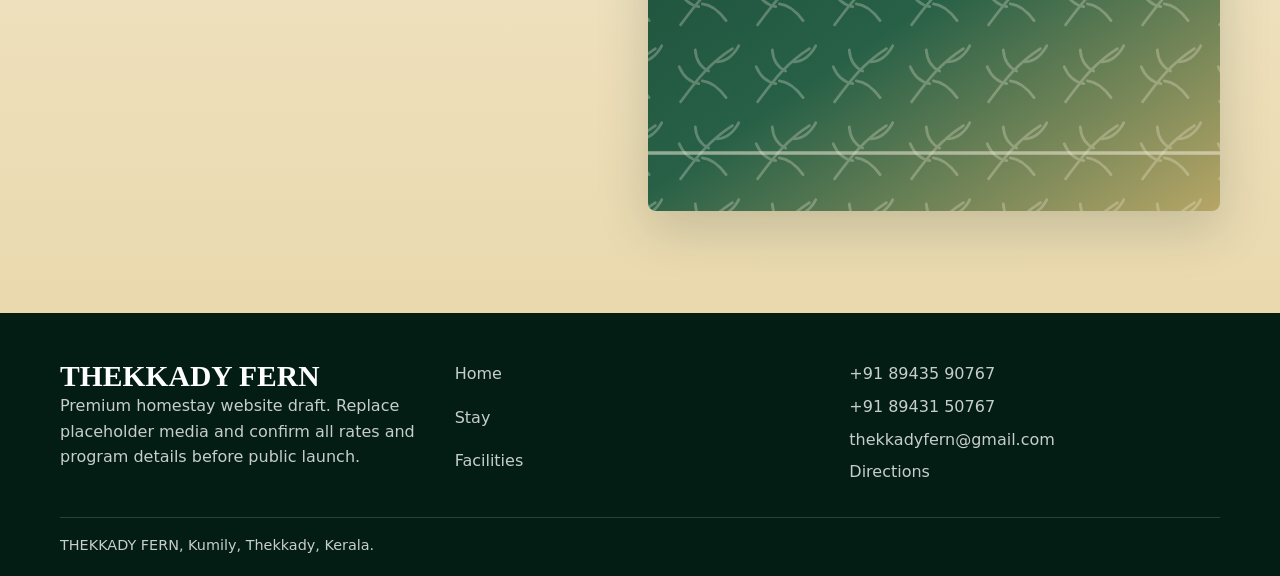
<file: explore.html>
<!doctype html>
<html lang="en">
<head>
  <meta charset="utf-8">
  <meta name="viewport" content="width=device-width, initial-scale=1">
  <title>Explore Thekkady and Location | THEKKADY FERN</title>
  <meta name="description" content="Explore Kumily and Thekkady visitor information with THEKKADY FERN location, address and Google Maps directions.">
  <meta property="og:title" content="Explore Thekkady and Location | THEKKADY FERN">
  <meta property="og:description" content="Location and local Thekkady visitor information with verified directions.">
  <meta property="og:type" content="website">
  <meta property="og:image" content="assets/images/placeholders/activities.svg">
  <link rel="icon" href="assets/images/brand/favicon.svg" type="image/svg+xml">
  <link rel="stylesheet" href="assets/css/styles.css">
  <script defer src="assets/js/site.js"></script>
</head>
<body>
  <a class="skip-link" href="#main">Skip to content</a>
  <header class="site-header"><div class="nav-wrap"><a class="brand" href="index.html"><img src="assets/images/brand/thekkady-fern-logo.png" alt="" width="46" height="46"><span><span class="brand-name" data-i18n="brand">THEKKADY FERN</span><span class="brand-line" data-i18n="tagline">Your Private Escape in Thekkady.</span></span></a><nav class="site-nav" id="site-nav" aria-label="Primary navigation"><ul><li><a href="index.html" data-i18n="navHome">Home</a></li><li><a href="stay.html" data-i18n="navStay">Stay</a></li><li><a href="spa.html" data-i18n="navSpa">Spa</a></li><li><a href="facilities.html" data-i18n="navFacilities">Facilities</a></li><li><a href="explore.html" aria-current="page" data-i18n="navExplore">Explore</a></li><li><a href="contact.html" data-i18n="navContact">Contact</a></li></ul></nav><div class="nav-actions"><div class="lang-switch" aria-label="Language"><button type="button" data-lang="en">EN</button><button type="button" data-lang="ml">മ</button><button type="button" data-lang="ta">த</button><button type="button" data-lang="hi">हिं</button></div><button class="nav-toggle" type="button" data-nav-toggle aria-controls="site-nav" aria-expanded="false" data-i18n-aria="navToggle"><span></span></button></div></div></header>
  <main id="main">
    <section class="page-hero"><div class="container"><span class="eyebrow" data-i18n="navExplore">Explore</span><h1 data-i18n="exploreTitle">Explore Thekkady and Location</h1><p data-i18n="exploreIntro">Use the property as a base for Kumily and Thekkady's nature, spice and visitor experiences. Confirm plans directly with the property or official providers.</p></div></section>
    <section class="section"><div class="container feature-band"><div class="reveal"><h2 data-i18n="natureTitle">Nature and Local Experiences</h2><p class="muted" data-i18n="natureText">Thekkady is known for green landscapes, forest experiences, spice country and local visitor activities. Specific distances, timings and bookings should be verified before travel.</p><div class="pill-list"><span class="pill" data-i18n="safari">Safari arrangement enquiry</span><span class="pill" data-i18n="campfire">Campfire enquiry</span><span class="pill" data-i18n="ayurSpa">In-house Ayurvedic spa and massage</span></div></div><div class="feature-media reveal"><img src="assets/images/placeholders/activities.svg" alt="Thekkady activity photo placeholder" loading="lazy" width="1200" height="800"></div></div></section>
    <section class="section dark"><div class="container"><div class="section-head reveal"><span class="eyebrow" data-i18n="govtPrograms">Government and eco-tourism programs</span><h2 data-i18n="programsTitle">Programs and Nearby Experiences</h2><p data-i18n="programsIntro">THEKKADY FERN can help guests enquire about official and local visitor programs. Tickets, permits, operating days, reporting time, safety rules and final prices must be confirmed with the official portal or operator.</p></div><div class="grid four" data-programs></div></div></section>
    <section class="section alt"><div class="container grid two"><div class="reveal"><h2 data-i18n="mapTitle">Property Location</h2><p class="muted" data-i18n="mapText">Use the verified Google Maps link for directions to the property address.</p><p class="rate-box" style="margin-top:1rem">J557+97H, Kottayam - Kumily Road, Chelimada, Kumily, Attappallam, Kerala 685509, India.</p><div class="actions"><a class="button" href="#" data-map-link target="_blank" rel="noopener" data-i18n="directions">Directions</a><a class="button ghost" href="contact.html" data-i18n="navContact">Contact</a></div></div><div class="feature-media reveal"><img src="assets/images/placeholders/exterior.svg" alt="Property exterior placeholder" loading="lazy" width="1200" height="800"></div></div></section>
  </main>
  <footer class="site-footer"><div class="footer-grid"><div><h3 data-i18n="brand">THEKKADY FERN</h3><p data-i18n="footerNote">Premium homestay website draft. Replace placeholder media and confirm all rates before public launch.</p></div><div class="footer-links"><a href="index.html" data-i18n="navHome">Home</a><a href="stay.html" data-i18n="navStay">Stay</a><a href="facilities.html" data-i18n="navFacilities">Facilities</a></div><div class="footer-links"><a href="#" data-phone-link>+91 89435 90767</a><a href="#" data-phone-link="alt">+91 89431 50767</a><a href="#" data-email-link>thekkadyfern@gmail.com</a><a href="#" data-map-link target="_blank" rel="noopener" data-i18n="directions">Directions</a></div></div><div class="footer-bottom">THEKKADY FERN, Kumily, Thekkady, Kerala.</div></footer>
</body>
</html>
</file>
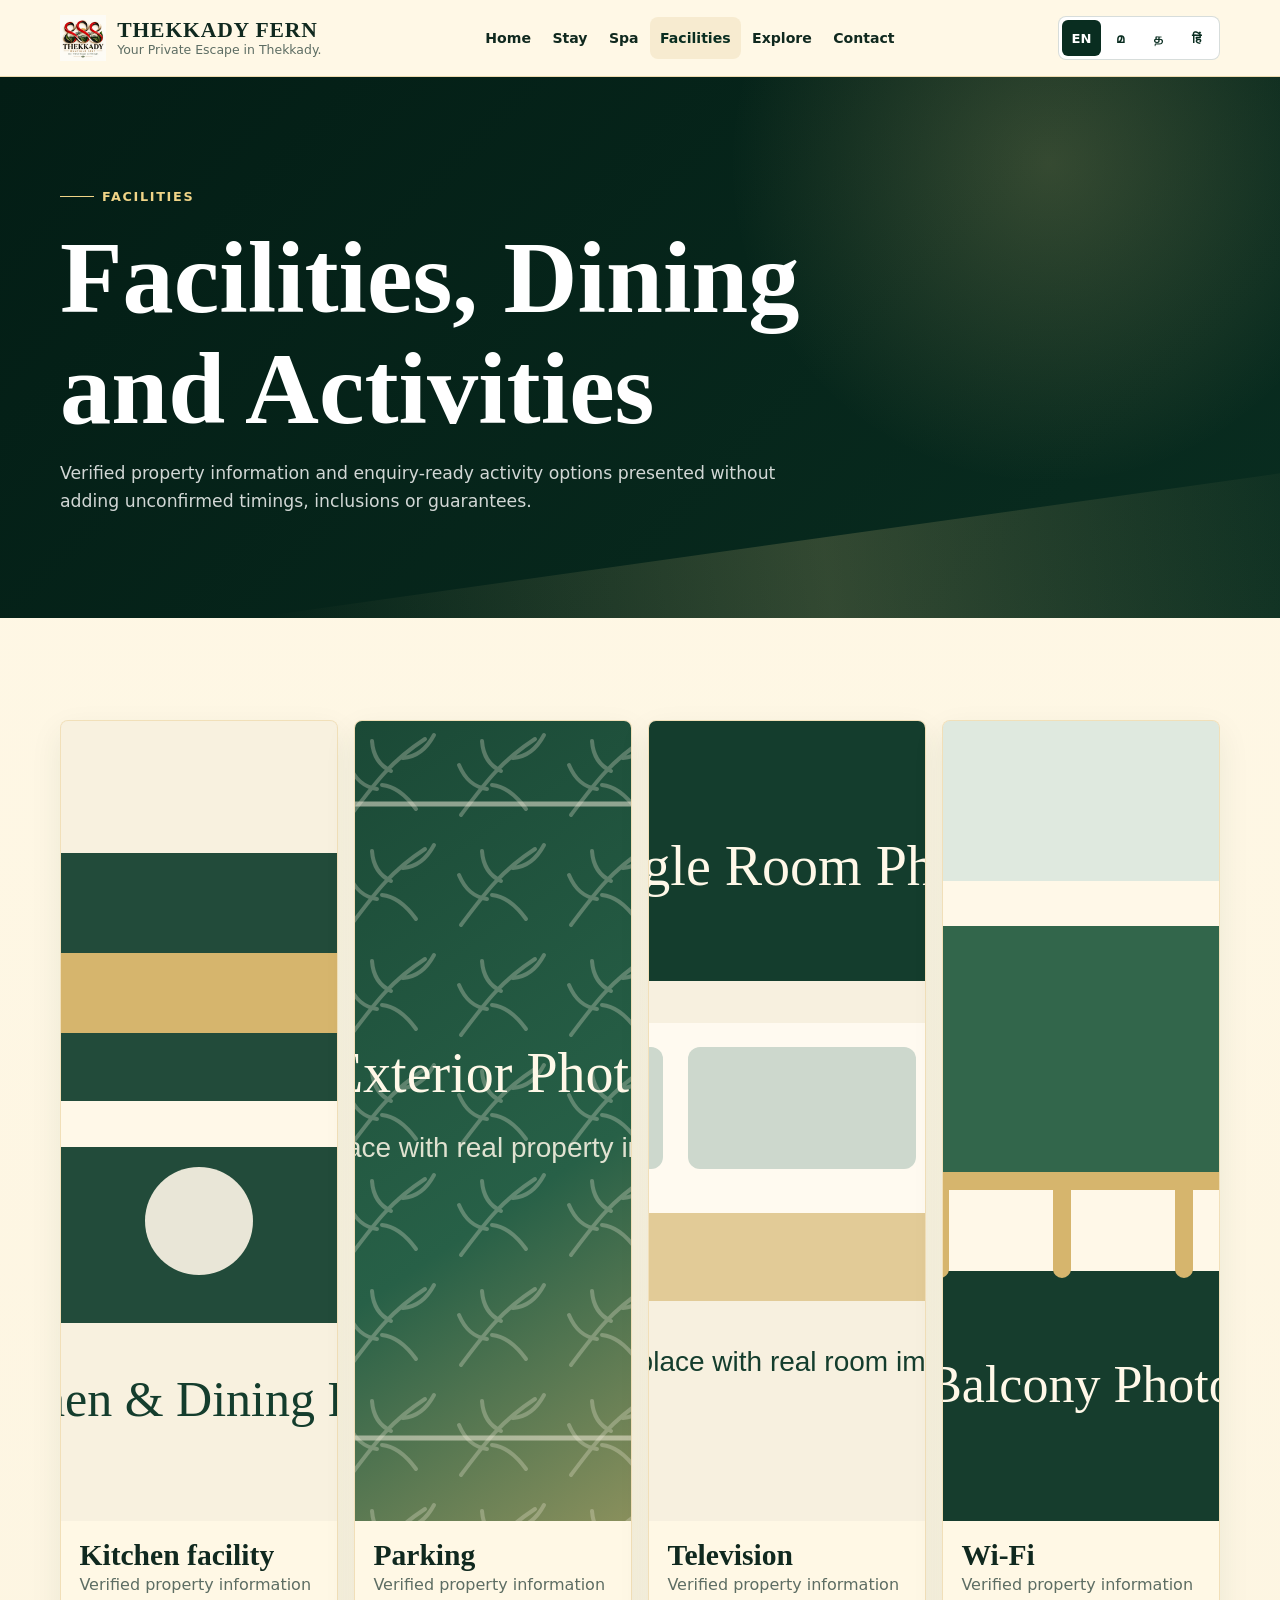
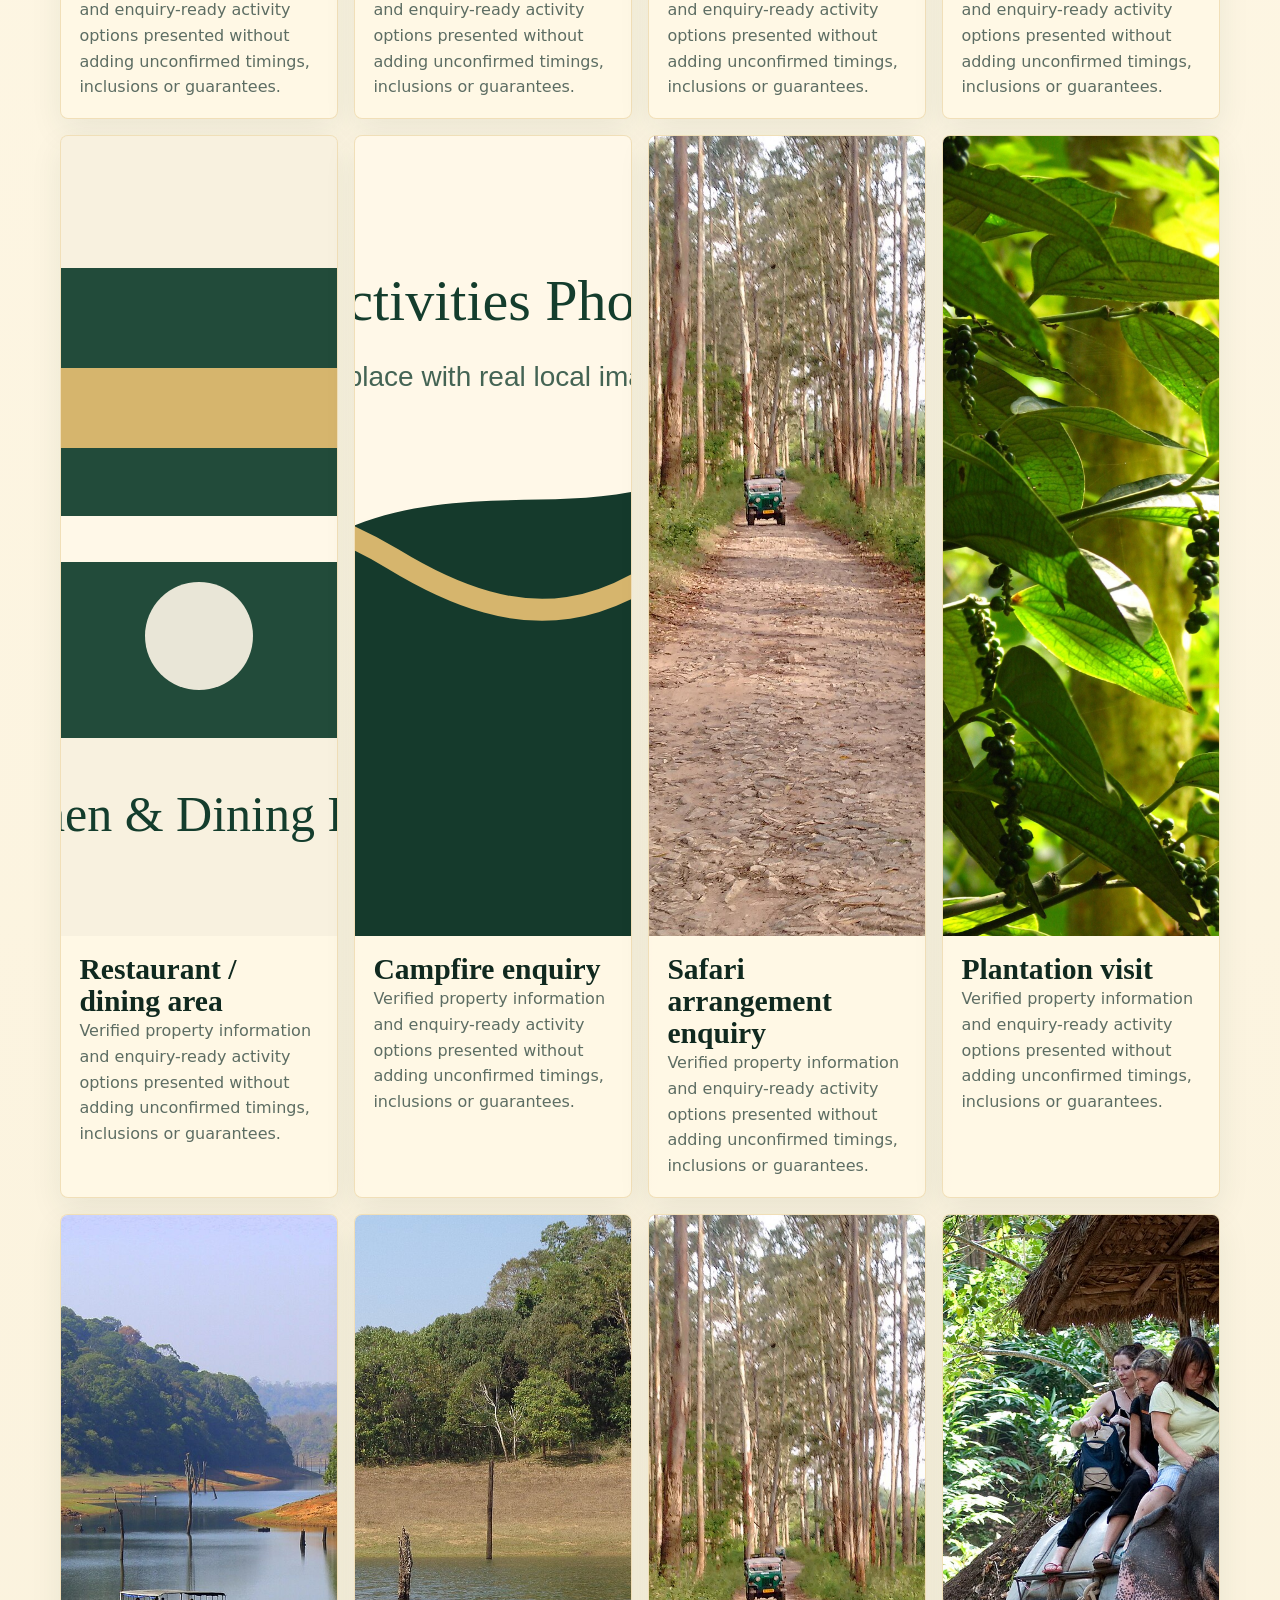
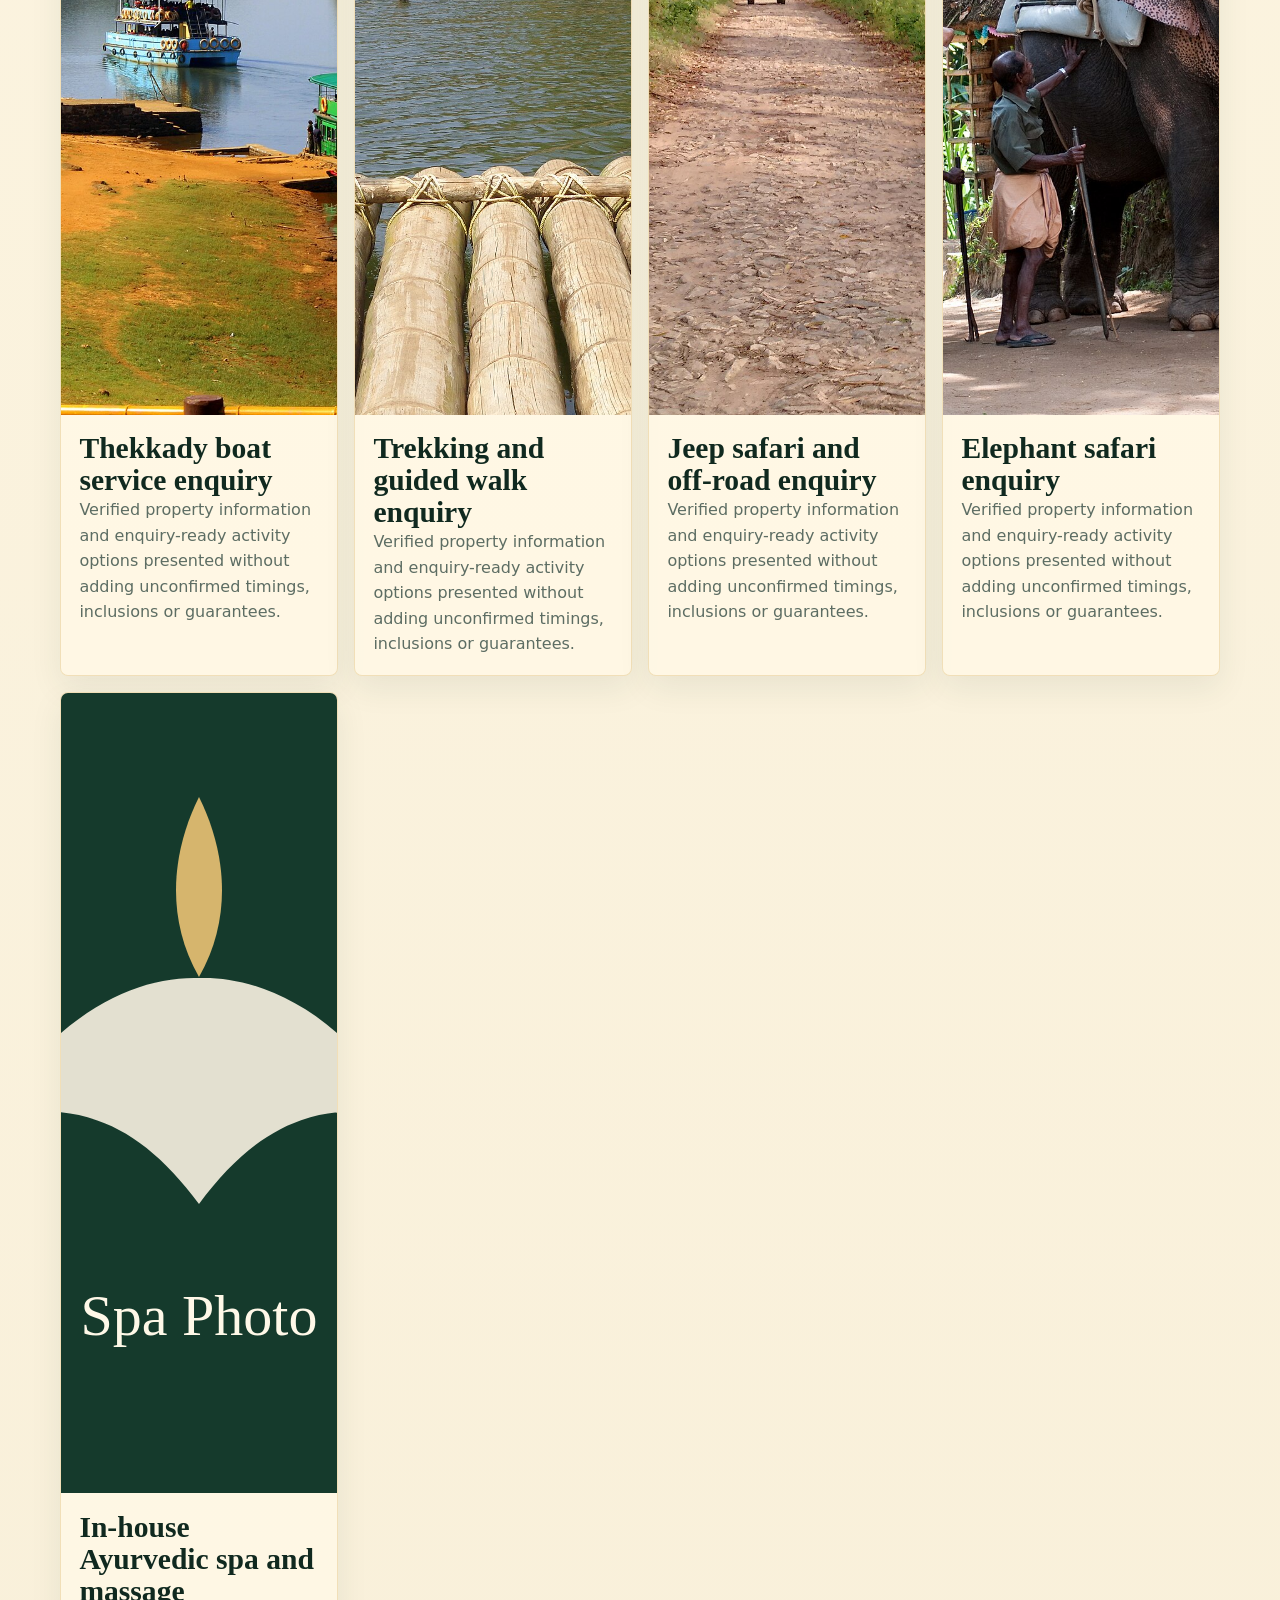
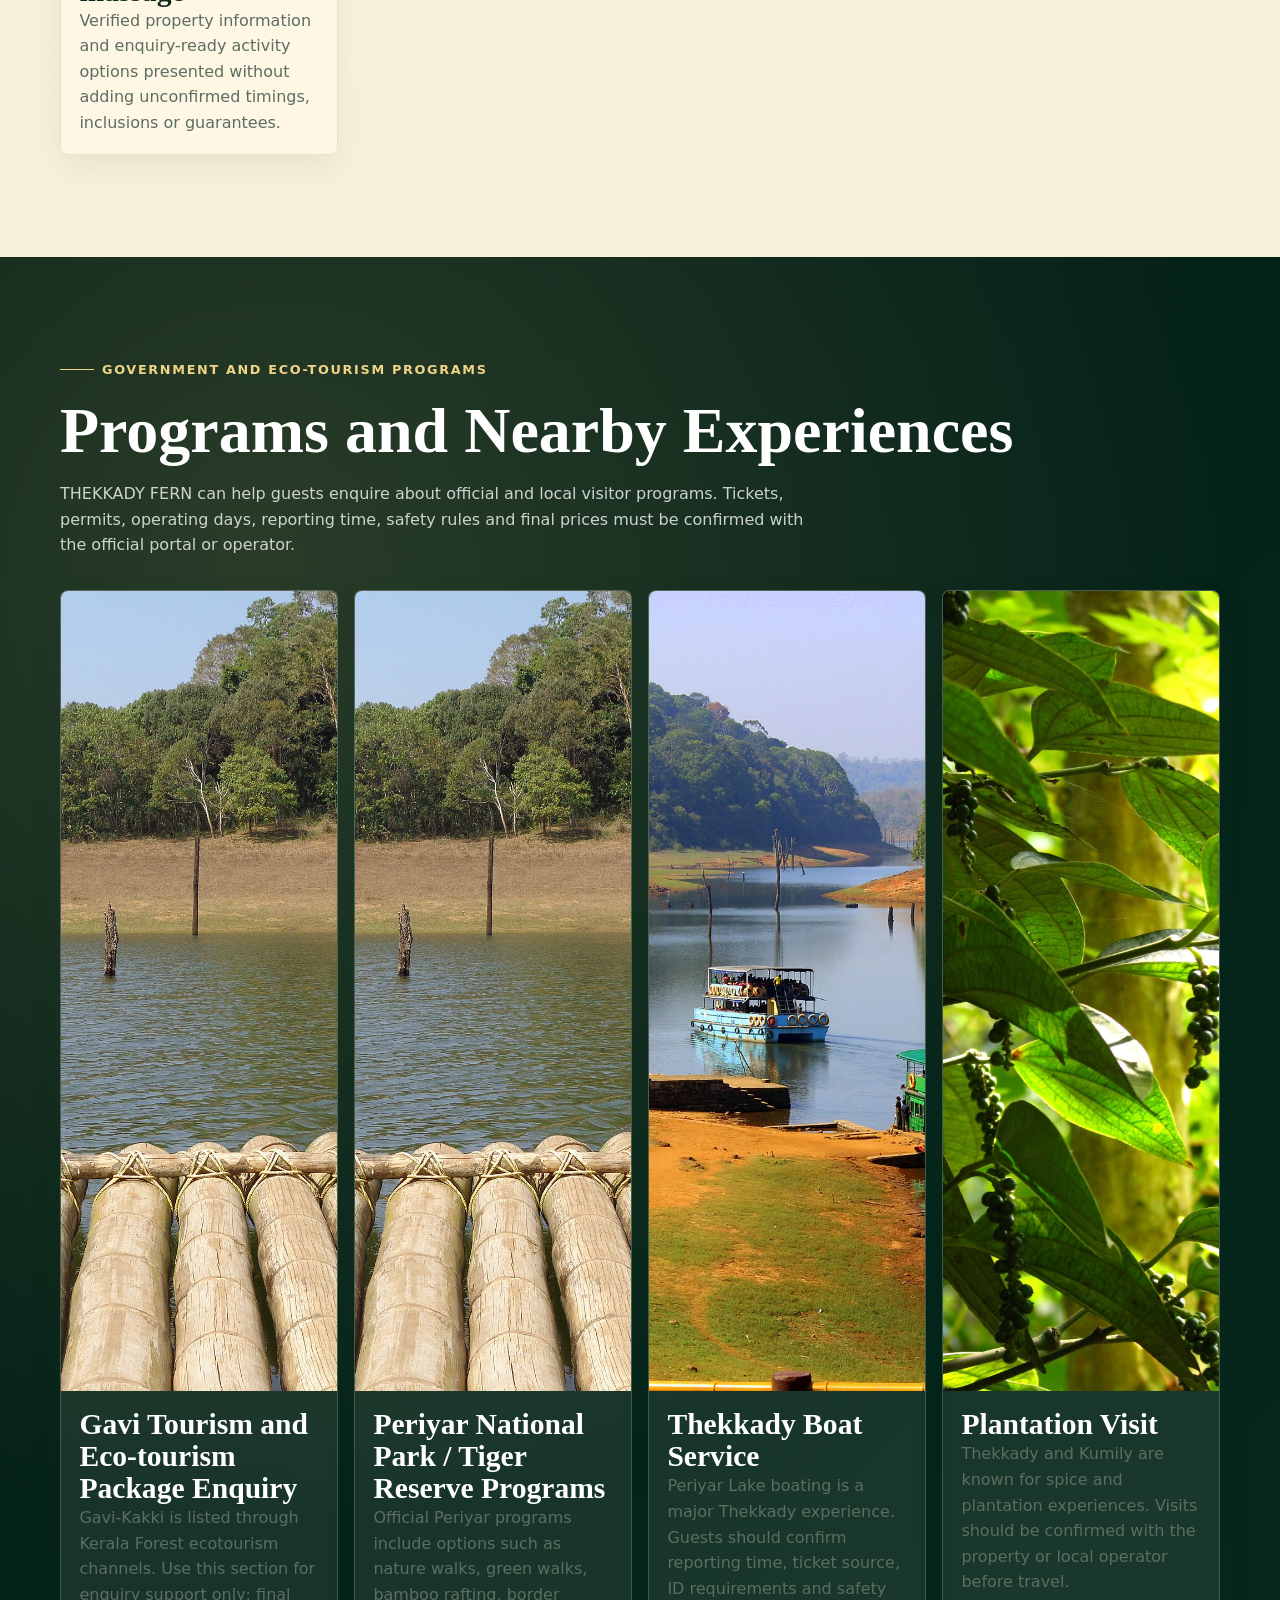
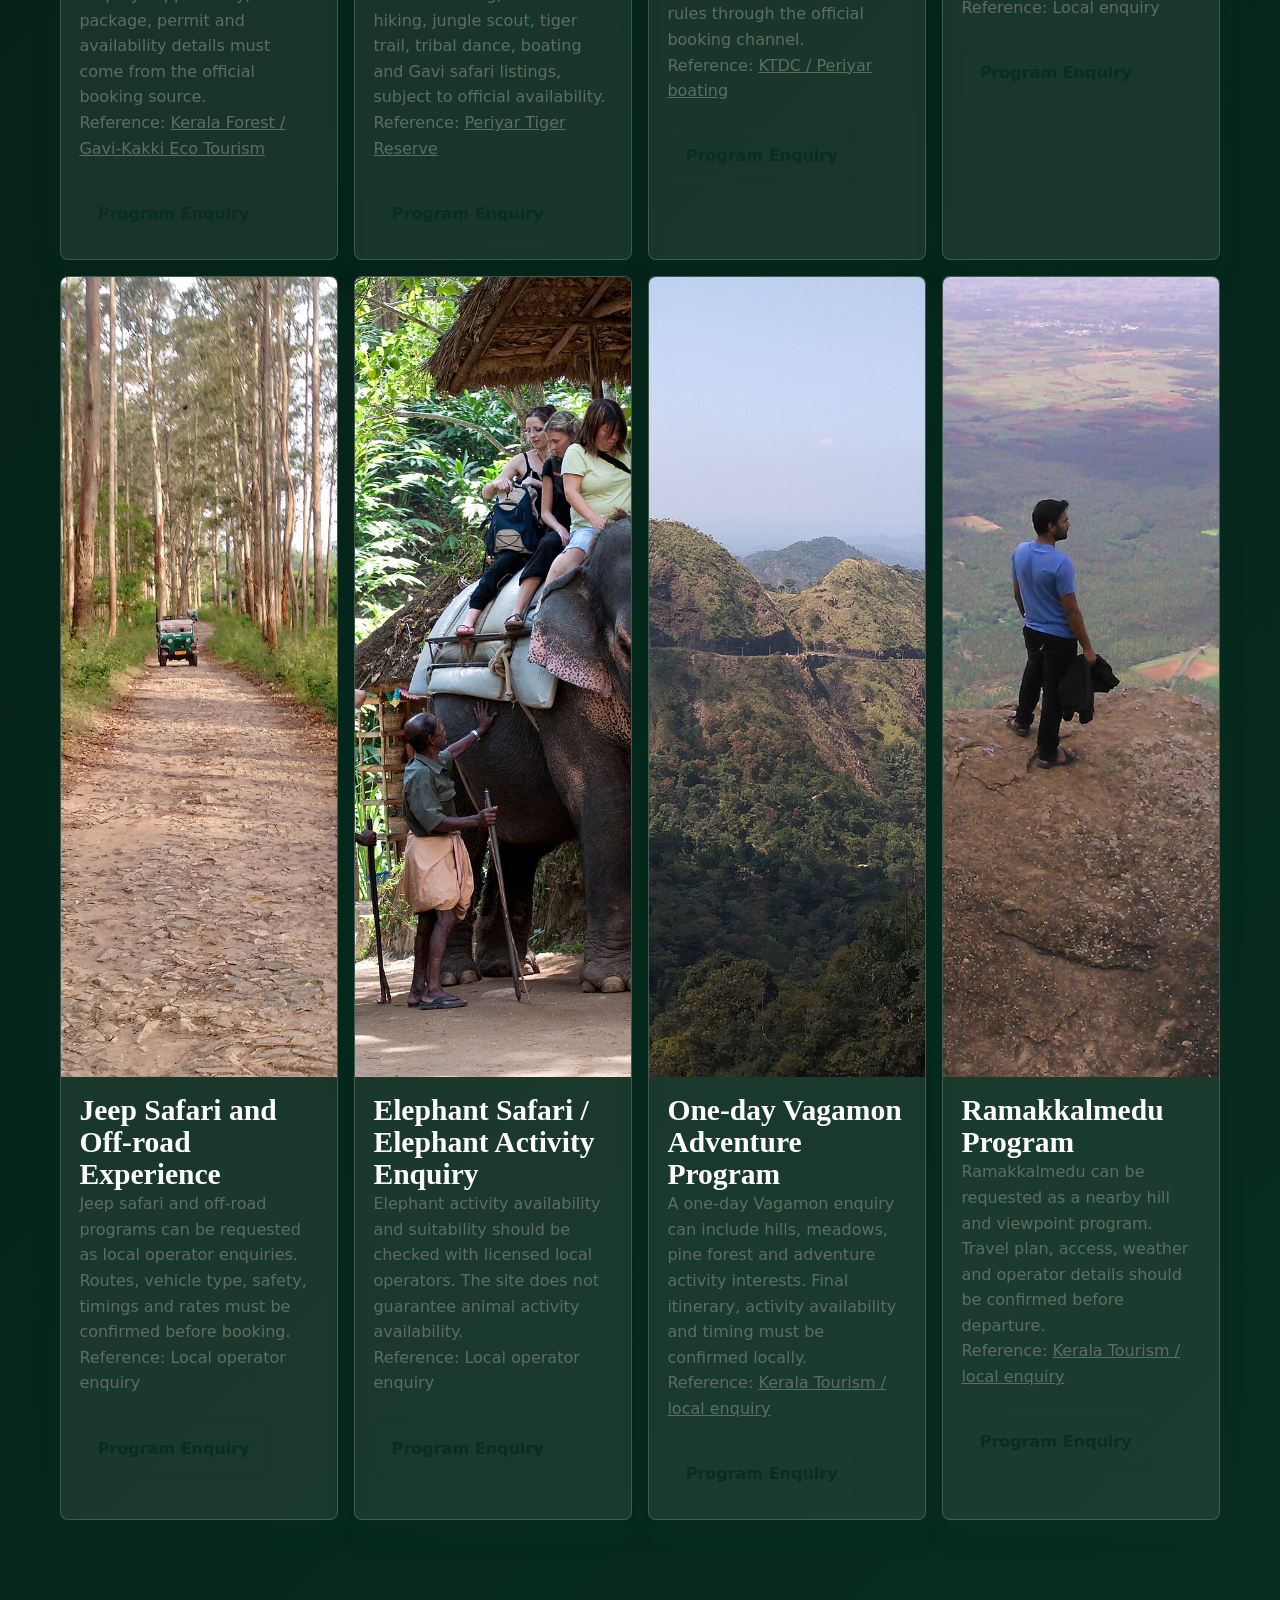
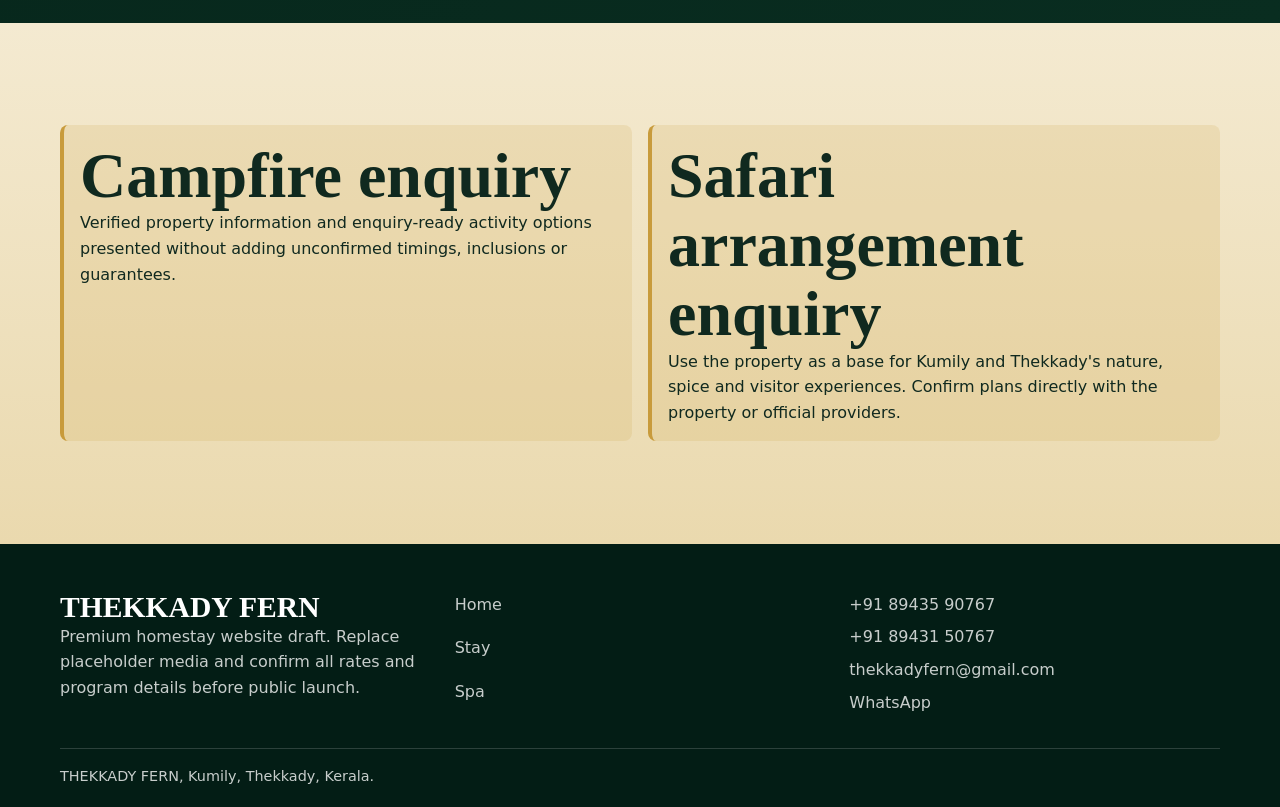
<file: facilities.html>
<!doctype html>
<html lang="en">
<head>
  <meta charset="utf-8">
  <meta name="viewport" content="width=device-width, initial-scale=1">
  <title>Facilities, Dining and Activities | THEKKADY FERN</title>
  <meta name="description" content="Verified facilities at THEKKADY FERN including kitchen facility, parking, TV, Wi-Fi, dining, campfire enquiry, safari enquiry and spa.">
  <meta property="og:title" content="Facilities, Dining and Activities | THEKKADY FERN">
  <meta property="og:description" content="Property facilities and activity enquiry information without unverified claims.">
  <meta property="og:type" content="website">
  <meta property="og:image" content="assets/images/placeholders/kitchen-restaurant.svg">
  <link rel="icon" href="assets/images/brand/favicon.svg" type="image/svg+xml">
  <link rel="stylesheet" href="assets/css/styles.css">
  <script defer src="assets/js/site.js"></script>
</head>
<body>
  <a class="skip-link" href="#main">Skip to content</a>
  <header class="site-header"><div class="nav-wrap"><a class="brand" href="index.html"><img src="assets/images/brand/thekkady-fern-logo.png" alt="" width="46" height="46"><span><span class="brand-name" data-i18n="brand">THEKKADY FERN</span><span class="brand-line" data-i18n="tagline">Your Private Escape in Thekkady.</span></span></a><nav class="site-nav" id="site-nav" aria-label="Primary navigation"><ul><li><a href="index.html" data-i18n="navHome">Home</a></li><li><a href="stay.html" data-i18n="navStay">Stay</a></li><li><a href="spa.html" data-i18n="navSpa">Spa</a></li><li><a href="facilities.html" aria-current="page" data-i18n="navFacilities">Facilities</a></li><li><a href="explore.html" data-i18n="navExplore">Explore</a></li><li><a href="contact.html" data-i18n="navContact">Contact</a></li></ul></nav><div class="nav-actions"><div class="lang-switch" aria-label="Language"><button type="button" data-lang="en">EN</button><button type="button" data-lang="ml">മ</button><button type="button" data-lang="ta">த</button><button type="button" data-lang="hi">हिं</button></div><button class="nav-toggle" type="button" data-nav-toggle aria-controls="site-nav" aria-expanded="false" data-i18n-aria="navToggle"><span></span></button></div></div></header>
  <main id="main">
    <section class="page-hero"><div class="container"><span class="eyebrow" data-i18n="navFacilities">Facilities</span><h1 data-i18n="facilitiesTitle">Facilities, Dining and Activities</h1><p data-i18n="facilitiesIntro">Verified property information presented clearly without adding unconfirmed timings, inclusions or guarantees.</p></div></section>
    <section class="section"><div class="container"><div class="grid four" data-facilities></div></div></section>
    <section class="section dark"><div class="container"><div class="section-head reveal"><span class="eyebrow" data-i18n="govtPrograms">Government and eco-tourism programs</span><h2 data-i18n="programsTitle">Programs and Nearby Experiences</h2><p data-i18n="programsIntro">THEKKADY FERN can help guests enquire about official and local visitor programs. Tickets, permits, operating days, reporting time, safety rules and final prices must be confirmed with the official portal or operator.</p></div><div class="grid four" data-programs></div></div></section>
    <section class="section alt"><div class="container grid two"><div class="notice reveal"><h2 data-i18n="campfire">Campfire enquiry</h2><p data-i18n="facilitiesIntro">Verified property information presented clearly without adding unconfirmed timings, inclusions or guarantees.</p></div><div class="notice reveal"><h2 data-i18n="safari">Safari arrangement enquiry</h2><p data-i18n="exploreIntro">Use the property as a base for Kumily and Thekkady's nature, spice and visitor experiences. Confirm plans directly with the property or official providers.</p></div></div></section>
  </main>
  <footer class="site-footer"><div class="footer-grid"><div><h3 data-i18n="brand">THEKKADY FERN</h3><p data-i18n="footerNote">Premium homestay website draft. Replace placeholder media and confirm all rates before public launch.</p></div><div class="footer-links"><a href="index.html" data-i18n="navHome">Home</a><a href="stay.html" data-i18n="navStay">Stay</a><a href="spa.html" data-i18n="navSpa">Spa</a></div><div class="footer-links"><a href="#" data-phone-link>+91 89435 90767</a><a href="#" data-phone-link="alt">+91 89431 50767</a><a href="#" data-email-link>thekkadyfern@gmail.com</a><a href="#" data-whatsapp="general" data-i18n="whatsapp">WhatsApp</a></div></div><div class="footer-bottom">THEKKADY FERN, Kumily, Thekkady, Kerala.</div></footer>
</body>
</html>
</file>
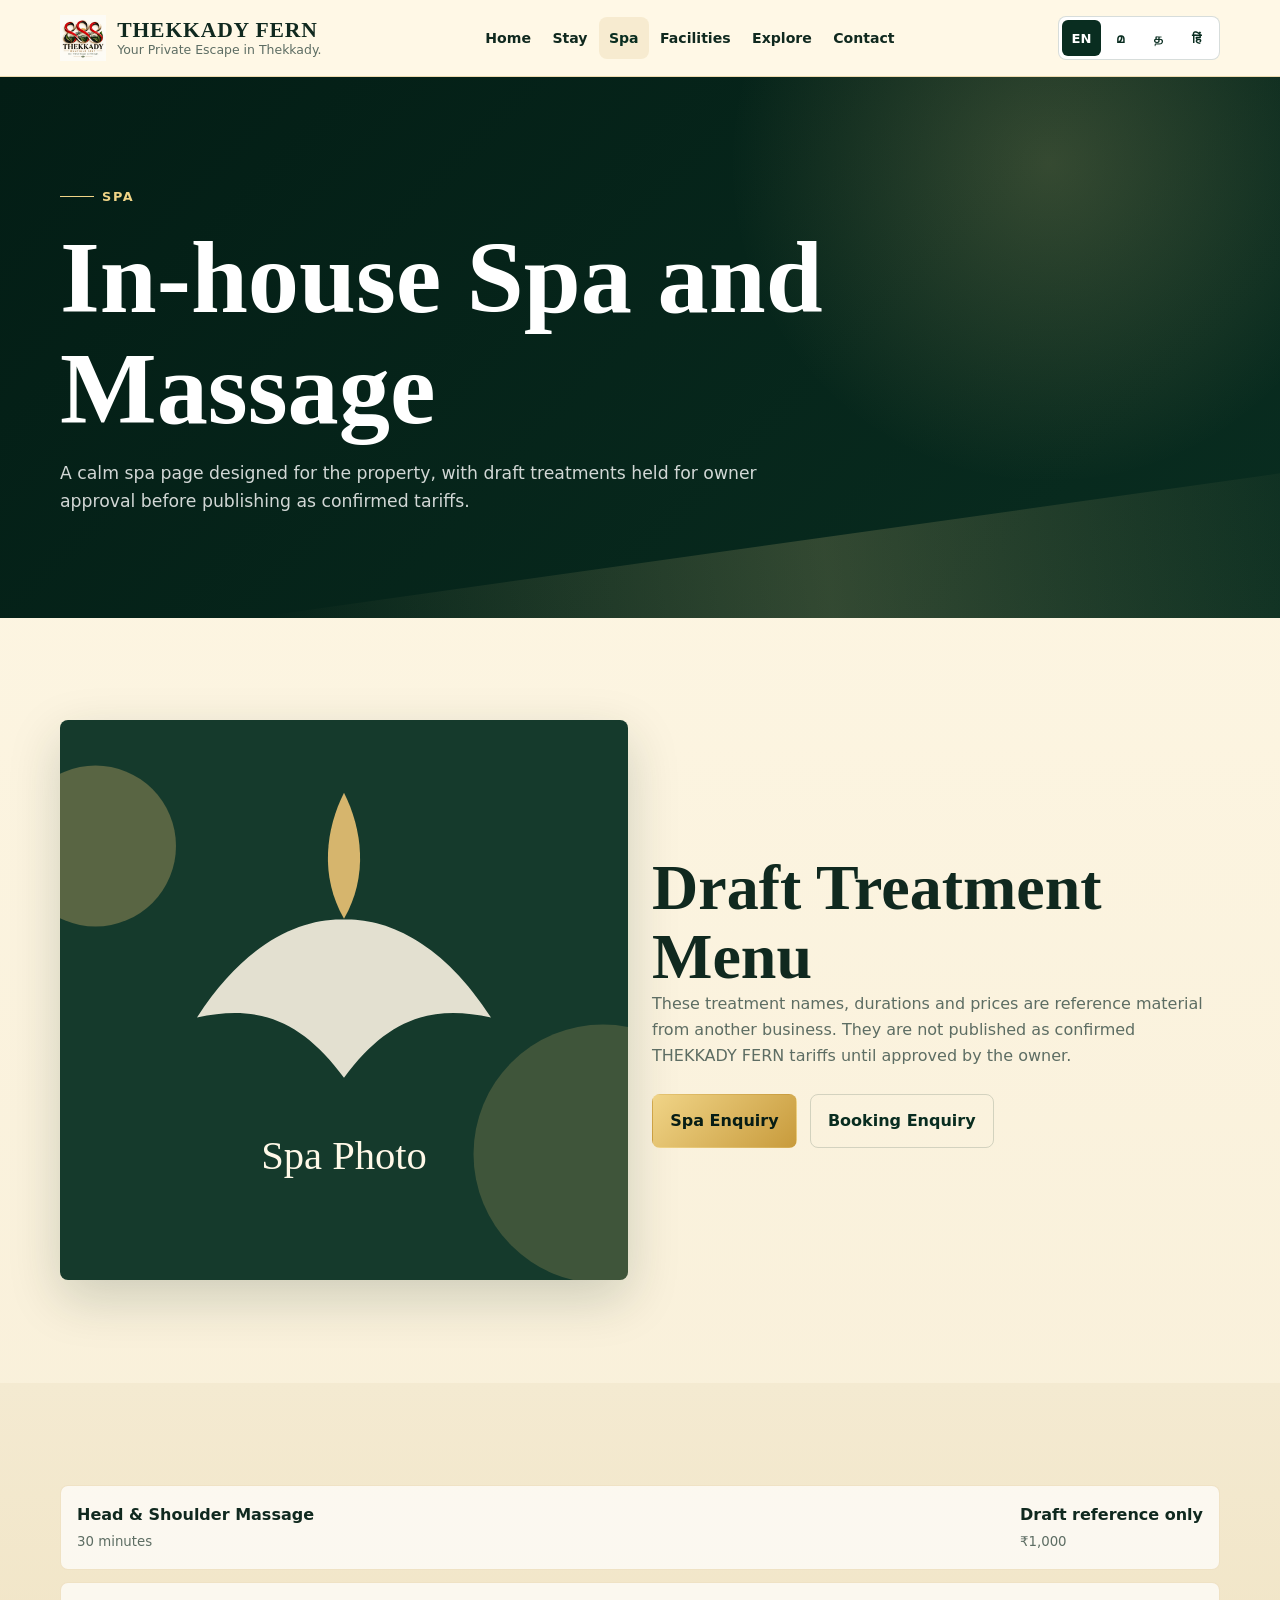
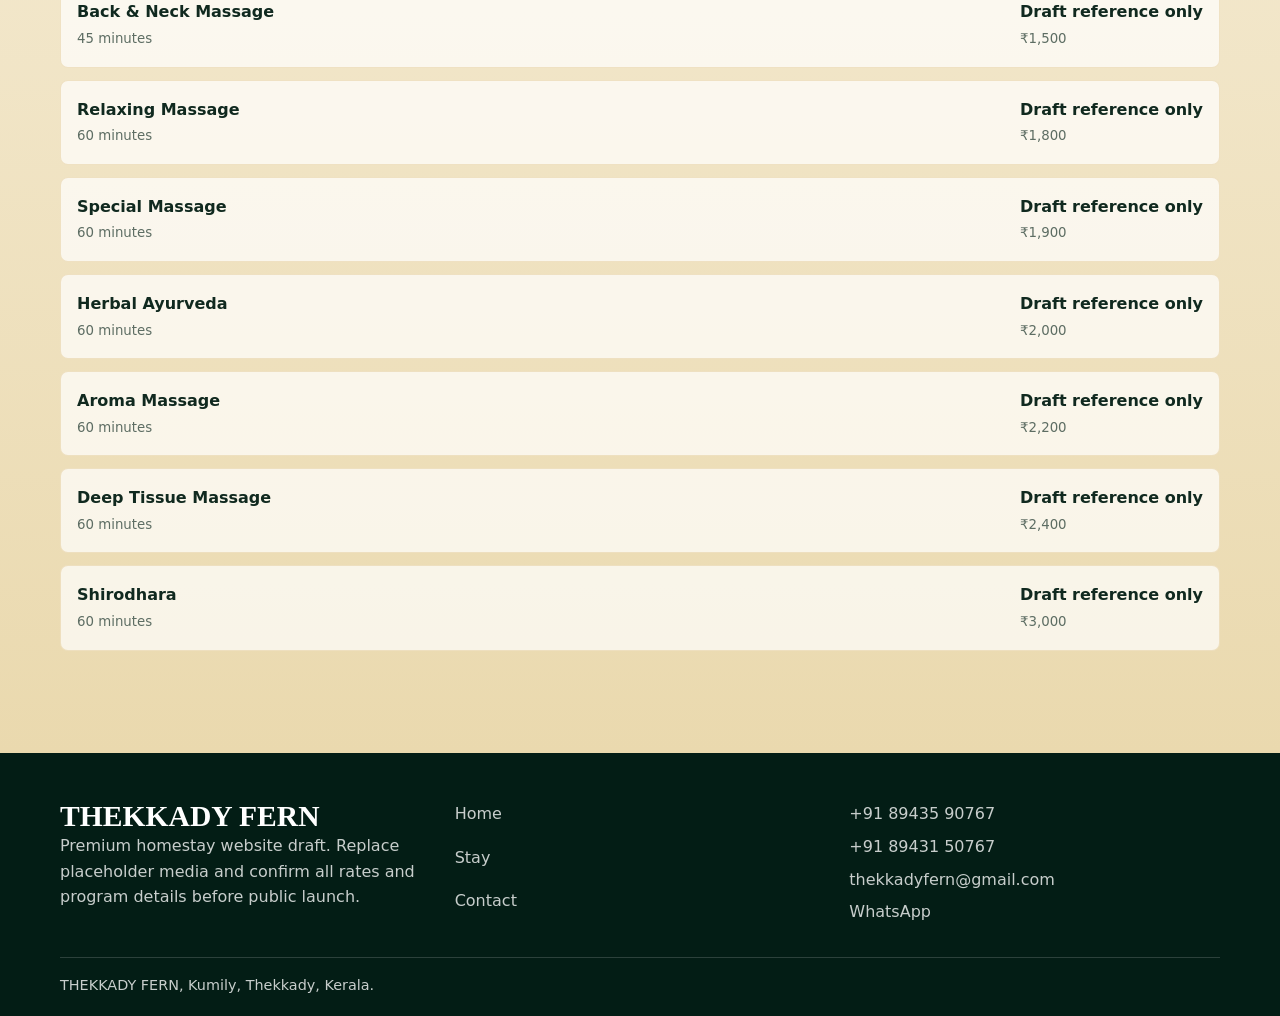
<file: spa.html>
<!doctype html>
<html lang="en">
<head>
  <meta charset="utf-8">
  <meta name="viewport" content="width=device-width, initial-scale=1">
  <title>In-house Spa and Massage | THEKKADY FERN</title>
  <meta name="description" content="In-house spa and massage page for THEKKADY FERN with draft treatment menu reserved for owner approval.">
  <meta property="og:title" content="In-house Spa and Massage | THEKKADY FERN">
  <meta property="og:description" content="Spa introduction, draft treatment menu and WhatsApp spa enquiry.">
  <meta property="og:type" content="website">
  <meta property="og:image" content="assets/images/placeholders/spa.svg">
  <link rel="icon" href="assets/images/brand/favicon.svg" type="image/svg+xml">
  <link rel="stylesheet" href="assets/css/styles.css">
  <script defer src="assets/js/site.js"></script>
</head>
<body>
  <a class="skip-link" href="#main">Skip to content</a>
  <header class="site-header"><div class="nav-wrap"><a class="brand" href="index.html"><img src="assets/images/brand/thekkady-fern-logo.png" alt="" width="46" height="46"><span><span class="brand-name" data-i18n="brand">THEKKADY FERN</span><span class="brand-line" data-i18n="tagline">Your Private Escape in Thekkady.</span></span></a><nav class="site-nav" id="site-nav" aria-label="Primary navigation"><ul><li><a href="index.html" data-i18n="navHome">Home</a></li><li><a href="stay.html" data-i18n="navStay">Stay</a></li><li><a href="spa.html" aria-current="page" data-i18n="navSpa">Spa</a></li><li><a href="facilities.html" data-i18n="navFacilities">Facilities</a></li><li><a href="explore.html" data-i18n="navExplore">Explore</a></li><li><a href="contact.html" data-i18n="navContact">Contact</a></li></ul></nav><div class="nav-actions"><div class="lang-switch" aria-label="Language"><button type="button" data-lang="en">EN</button><button type="button" data-lang="ml">മ</button><button type="button" data-lang="ta">த</button><button type="button" data-lang="hi">हिं</button></div><button class="nav-toggle" type="button" data-nav-toggle aria-controls="site-nav" aria-expanded="false" data-i18n-aria="navToggle"><span></span></button></div></div></header>
  <main id="main">
    <section class="page-hero"><div class="container"><span class="eyebrow" data-i18n="navSpa">Spa</span><h1 data-i18n="spaTitle">In-house Spa and Massage</h1><p data-i18n="spaIntro">A calm spa page designed for the property, with draft treatments held for owner approval before publishing as confirmed tariffs.</p></div></section>
    <section class="section"><div class="container feature-band"><div class="feature-media reveal"><img src="assets/images/placeholders/spa.svg" alt="Spa photo placeholder" loading="lazy" width="1200" height="800"></div><div class="reveal"><h2 data-i18n="draftMenuTitle">Draft Treatment Menu</h2><p class="muted" data-i18n="draftMenuNote">These treatment names, durations and prices are reference material from another business. They are not published as confirmed THEKKADY FERN tariffs until approved by the owner.</p><div class="actions"><a class="button" href="#" data-whatsapp="spa" data-i18n="enquireSpa">Spa Enquiry</a><a class="button ghost" href="contact.html#booking" data-i18n="bookNow">Booking Enquiry</a></div></div></div></section>
    <section class="section alt"><div class="container"><div class="spa-menu" data-spa-menu></div></div></section>
  </main>
  <footer class="site-footer"><div class="footer-grid"><div><h3 data-i18n="brand">THEKKADY FERN</h3><p data-i18n="footerNote">Premium homestay website draft. Replace placeholder media and confirm all rates before public launch.</p></div><div class="footer-links"><a href="index.html" data-i18n="navHome">Home</a><a href="stay.html" data-i18n="navStay">Stay</a><a href="contact.html" data-i18n="navContact">Contact</a></div><div class="footer-links"><a href="#" data-phone-link>+91 89435 90767</a><a href="#" data-phone-link="alt">+91 89431 50767</a><a href="#" data-email-link>thekkadyfern@gmail.com</a><a href="#" data-whatsapp="spa" data-i18n="whatsapp">WhatsApp</a></div></div><div class="footer-bottom">THEKKADY FERN, Kumily, Thekkady, Kerala.</div></footer>
</body>
</html>
</file>
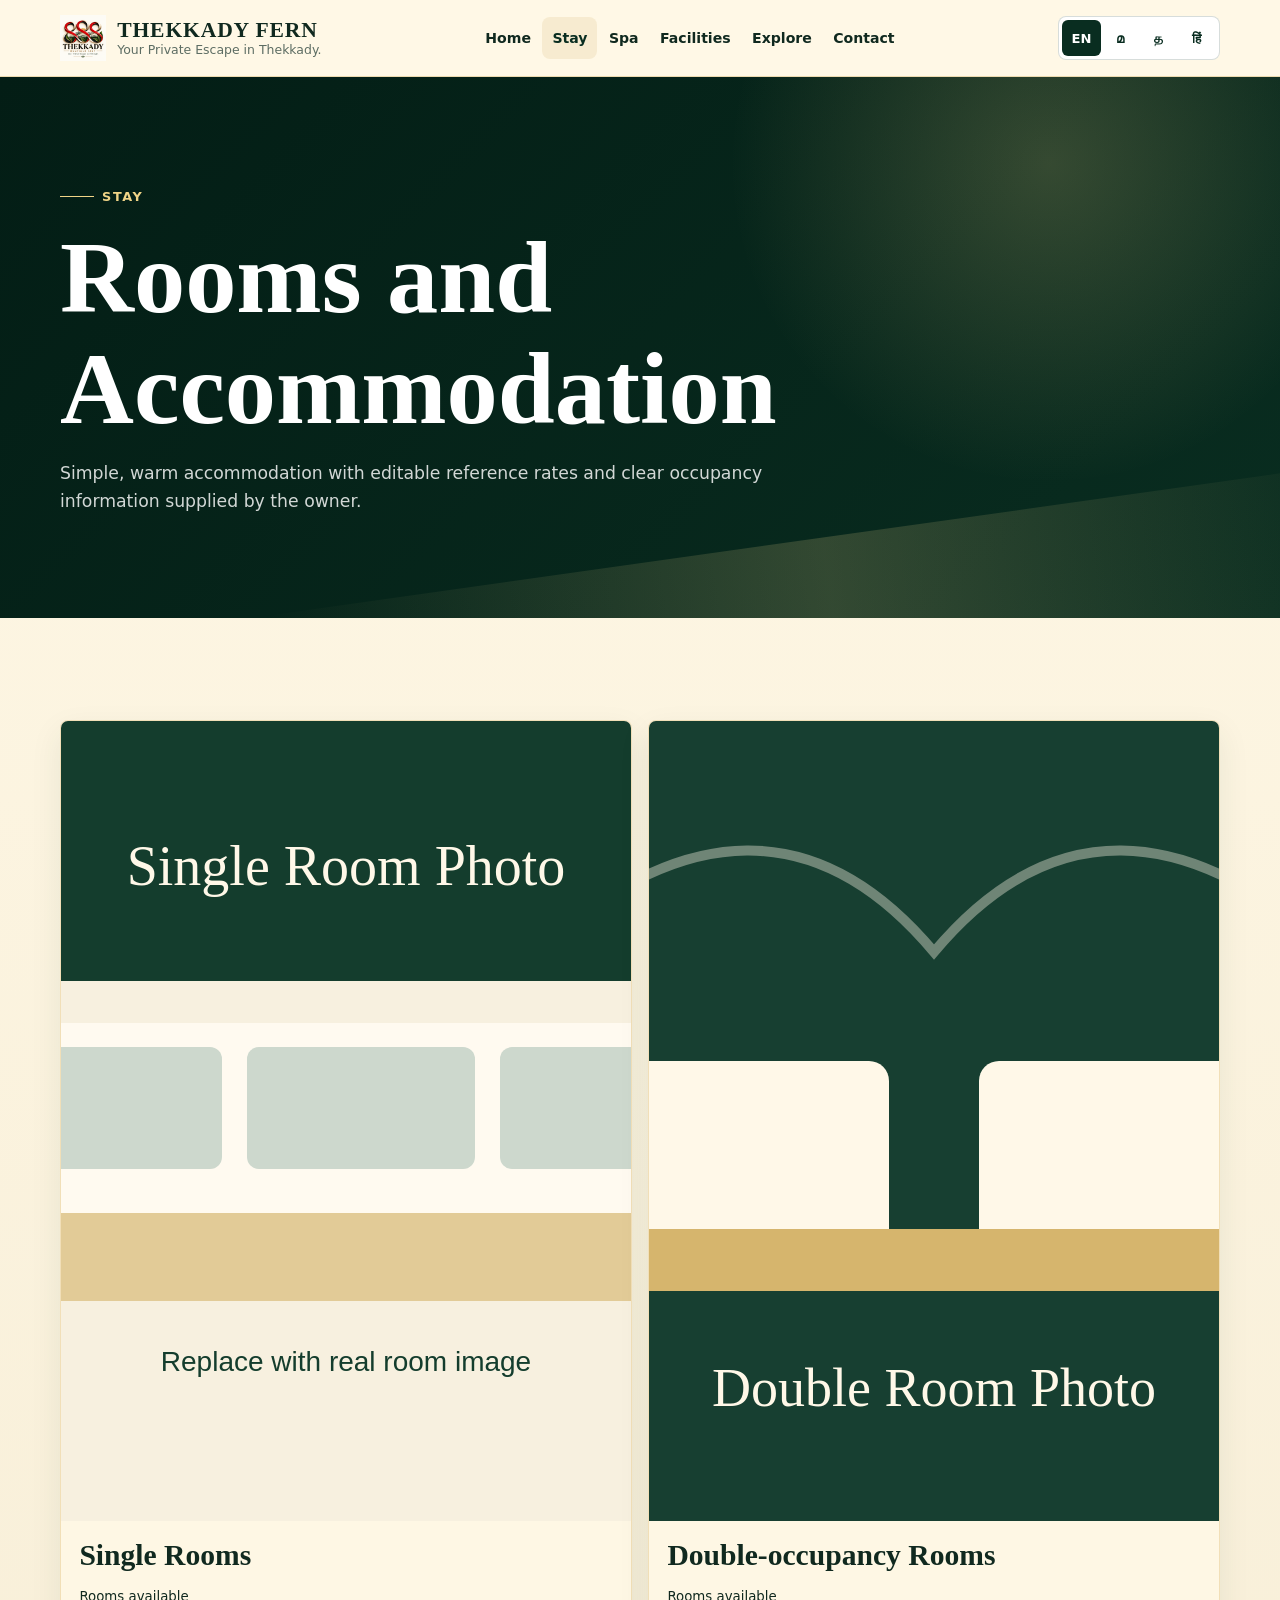
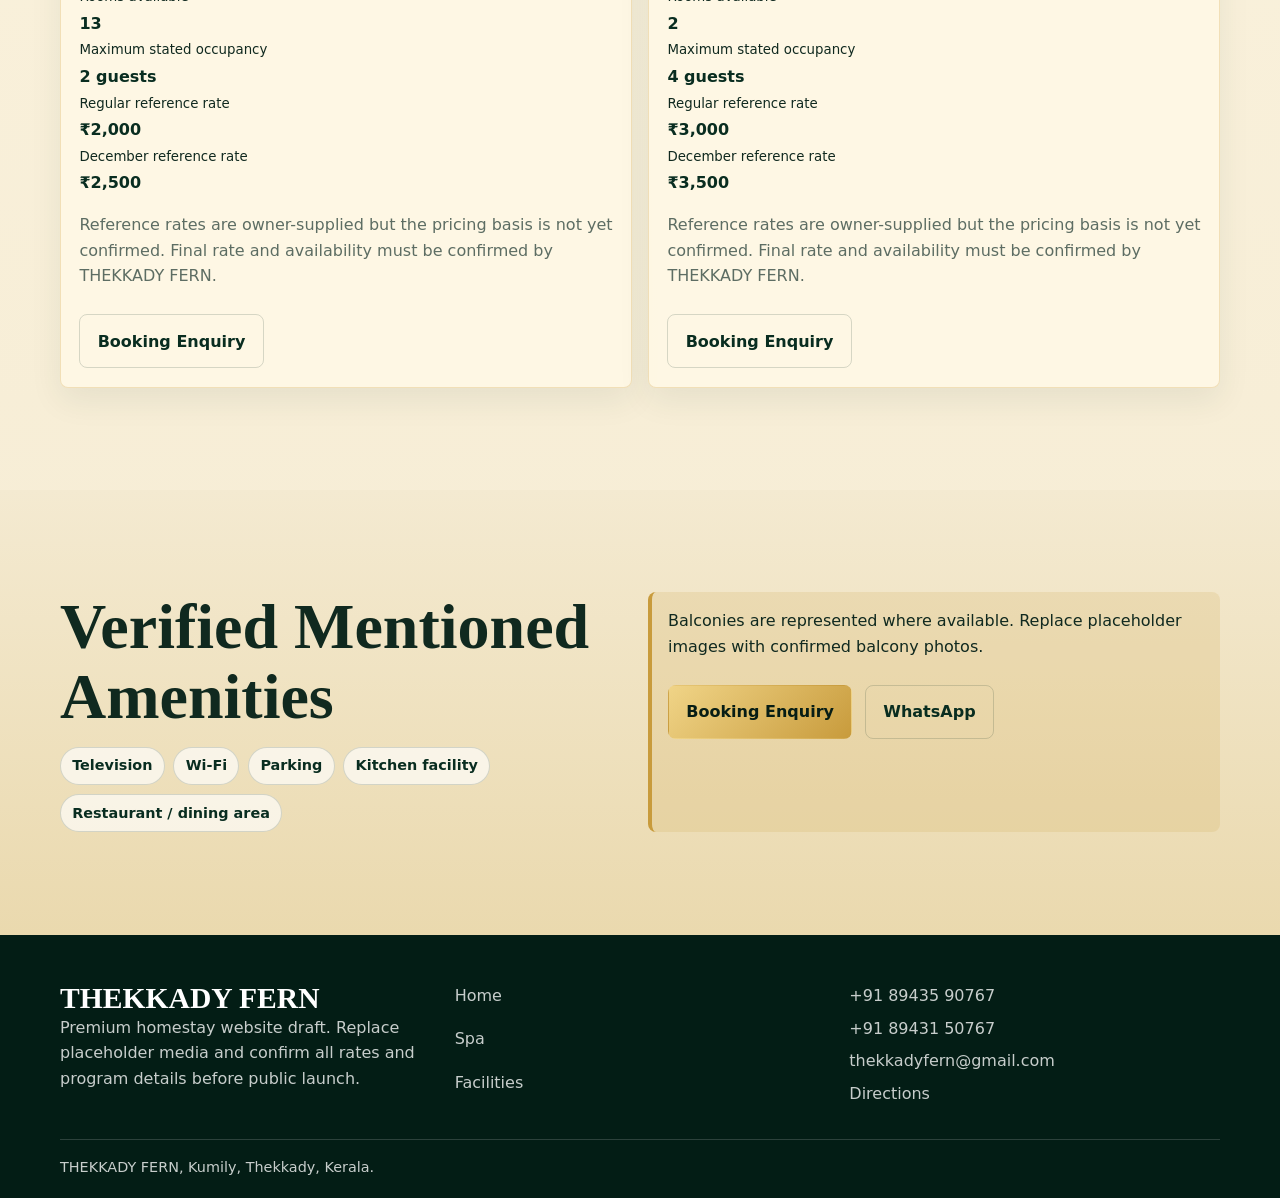
<file: stay.html>
<!doctype html>
<html lang="en">
<head>
  <meta charset="utf-8">
  <meta name="viewport" content="width=device-width, initial-scale=1">
  <title>Rooms and Accommodation | THEKKADY FERN</title>
  <meta name="description" content="Single rooms and double-occupancy rooms at THEKKADY FERN, Kumily, Thekkady with editable reference rates and occupancy details.">
  <meta property="og:title" content="Rooms and Accommodation | THEKKADY FERN">
  <meta property="og:description" content="View room categories, occupancy details and reference rates needing final confirmation.">
  <meta property="og:type" content="website">
  <meta property="og:image" content="assets/images/placeholders/single-room.svg">
  <link rel="icon" href="assets/images/brand/favicon.svg" type="image/svg+xml">
  <link rel="stylesheet" href="assets/css/styles.css">
  <script defer src="assets/js/site.js"></script>
</head>
<body>
  <a class="skip-link" href="#main">Skip to content</a>
  <header class="site-header"><div class="nav-wrap"><a class="brand" href="index.html"><img src="assets/images/brand/thekkady-fern-logo.png" alt="" width="46" height="46"><span><span class="brand-name" data-i18n="brand">THEKKADY FERN</span><span class="brand-line" data-i18n="tagline">Your Private Escape in Thekkady.</span></span></a><nav class="site-nav" id="site-nav" aria-label="Primary navigation"><ul><li><a href="index.html" data-i18n="navHome">Home</a></li><li><a href="stay.html" aria-current="page" data-i18n="navStay">Stay</a></li><li><a href="spa.html" data-i18n="navSpa">Spa</a></li><li><a href="facilities.html" data-i18n="navFacilities">Facilities</a></li><li><a href="explore.html" data-i18n="navExplore">Explore</a></li><li><a href="contact.html" data-i18n="navContact">Contact</a></li></ul></nav><div class="nav-actions"><div class="lang-switch" aria-label="Language"><button type="button" data-lang="en">EN</button><button type="button" data-lang="ml">മ</button><button type="button" data-lang="ta">த</button><button type="button" data-lang="hi">हिं</button></div><button class="nav-toggle" type="button" data-nav-toggle aria-controls="site-nav" aria-expanded="false" data-i18n-aria="navToggle"><span></span></button></div></div></header>
  <main id="main">
    <section class="page-hero"><div class="container"><span class="eyebrow" data-i18n="navStay">Stay</span><h1 data-i18n="stayTitle">Rooms and Accommodation</h1><p data-i18n="stayIntro">Simple, warm accommodation with editable reference rates and clear occupancy information supplied by the owner.</p></div></section>
    <section class="section"><div class="container"><div class="grid two" data-room-cards></div></div></section>
    <section class="section alt"><div class="container grid two"><div class="reveal"><h2 data-i18n="verifiedAmenities">Verified Mentioned Amenities</h2><div class="pill-list"><span class="pill" data-i18n="television">Television</span><span class="pill" data-i18n="wifi">Wi-Fi</span><span class="pill" data-i18n="parking">Parking</span><span class="pill" data-i18n="kitchen">Kitchen facility</span><span class="pill" data-i18n="dining">Restaurant / dining area</span></div></div><div class="notice reveal"><p data-i18n="balconyNote">Balconies are represented where available. Replace placeholder images with confirmed balcony photos.</p><div class="actions"><a class="button" href="contact.html#booking" data-i18n="bookNow">Booking Enquiry</a><a class="button ghost" href="#" data-whatsapp="general" data-i18n="whatsapp">WhatsApp</a></div></div></div></section>
  </main>
  <footer class="site-footer"><div class="footer-grid"><div><h3 data-i18n="brand">THEKKADY FERN</h3><p data-i18n="footerNote">Premium homestay website draft. Replace placeholder media and confirm all rates before public launch.</p></div><div class="footer-links"><a href="index.html" data-i18n="navHome">Home</a><a href="spa.html" data-i18n="navSpa">Spa</a><a href="facilities.html" data-i18n="navFacilities">Facilities</a></div><div class="footer-links"><a href="#" data-phone-link>+91 89435 90767</a><a href="#" data-phone-link="alt">+91 89431 50767</a><a href="#" data-email-link>thekkadyfern@gmail.com</a><a href="#" data-map-link target="_blank" rel="noopener" data-i18n="directions">Directions</a></div></div><div class="footer-bottom">THEKKADY FERN, Kumily, Thekkady, Kerala.</div></footer>
</body>
</html>
</file>
<file: assets/css/styles.css>
:root {
  --forest: #092d20;
  --forest-2: #14583d;
  --forest-3: #031d15;
  --gold: #c89b3c;
  --gold-2: #f0d487;
  --ivory: #fff8e6;
  --warm: #f4ead1;
  --ink: #10291f;
  --muted: #5d6d63;
  --line: rgba(9, 45, 32, 0.16);
  --shadow: 0 18px 52px rgba(9, 45, 32, 0.18);
  --radius: 8px;
  --max: 1160px;
  color-scheme: light;
}

* {
  box-sizing: border-box;
}

html {
  scroll-behavior: smooth;
}

body {
  margin: 0;
  font-family: "Inter", "Noto Sans Malayalam", "Segoe UI", system-ui, sans-serif;
  color: var(--ink);
  background: linear-gradient(180deg, #fff8e6 0%, #f4ead1 100%);
  line-height: 1.6;
}

body.nav-open {
  overflow: hidden;
}

img {
  display: block;
  max-width: 100%;
}

a {
  color: inherit;
}

button,
input,
select,
textarea {
  font: inherit;
}

:focus-visible {
  outline: 3px solid var(--gold);
  outline-offset: 3px;
}

.skip-link {
  position: fixed;
  top: 10px;
  left: 10px;
  z-index: 1000;
  transform: translateY(-140%);
  background: var(--forest);
  color: white;
  padding: 0.75rem 1rem;
  border-radius: var(--radius);
}

.skip-link:focus {
  transform: translateY(0);
}

.site-header {
  position: sticky;
  top: 0;
  z-index: 80;
  background: rgba(255, 248, 230, 0.95);
  border-bottom: 1px solid rgba(200, 155, 60, 0.32);
  backdrop-filter: blur(16px);
}

.nav-wrap,
.container,
.footer-grid {
  width: min(var(--max), calc(100% - 32px));
  margin-inline: auto;
}

.nav-wrap {
  min-height: 76px;
  display: flex;
  align-items: center;
  justify-content: space-between;
  gap: 1rem;
}

.brand {
  display: inline-flex;
  align-items: center;
  gap: 0.7rem;
  text-decoration: none;
  min-width: 0;
}

.brand img {
  width: 46px;
  height: 46px;
  object-fit: contain;
}

.brand-mark {
  width: 46px;
  height: 46px;
  display: grid;
  place-items: center;
  border: 1px solid rgba(202, 168, 95, 0.7);
  border-radius: 50%;
  background: var(--forest);
  color: var(--gold-2);
  font-family: Georgia, serif;
  font-size: 1.35rem;
  flex: 0 0 auto;
}

.brand-name {
  display: block;
  font-family: Georgia, "Times New Roman", serif;
  font-size: clamp(1rem, 2.7vw, 1.35rem);
  letter-spacing: 0.04em;
  font-weight: 700;
  line-height: 1.1;
}

.brand-line {
  display: block;
  color: var(--muted);
  font-size: 0.78rem;
  line-height: 1.1;
}

.nav-toggle,
.icon-button {
  width: 44px;
  height: 44px;
  border: 1px solid var(--line);
  border-radius: var(--radius);
  background: white;
  color: var(--forest);
  display: inline-grid;
  place-items: center;
  cursor: pointer;
}

.nav-toggle span,
.nav-toggle::before,
.nav-toggle::after {
  content: "";
  width: 20px;
  height: 2px;
  background: currentColor;
  display: block;
  transition: transform 180ms ease, opacity 180ms ease;
}

.nav-toggle {
  gap: 4px;
}

.nav-open .nav-toggle span {
  opacity: 0;
}

.nav-open .nav-toggle::before {
  transform: translateY(6px) rotate(45deg);
}

.nav-open .nav-toggle::after {
  transform: translateY(-6px) rotate(-45deg);
}

.site-nav {
  position: fixed;
  inset: 76px 0 auto 0;
  transform: translateY(-120%);
  opacity: 0;
  pointer-events: none;
  background: var(--ivory);
  border-bottom: 1px solid var(--line);
  box-shadow: var(--shadow);
  transition: transform 180ms ease, opacity 180ms ease;
}

.nav-open .site-nav {
  transform: translateY(0);
  opacity: 1;
  pointer-events: auto;
}

.site-nav ul {
  list-style: none;
  padding: 1rem;
  margin: 0;
  display: grid;
  gap: 0.35rem;
}

.site-nav a {
  display: block;
  padding: 0.85rem 1rem;
  border-radius: var(--radius);
  text-decoration: none;
  font-weight: 700;
}

.site-nav a[aria-current="page"],
.site-nav a:hover {
  background: rgba(202, 168, 95, 0.16);
  color: var(--forest);
}

.nav-actions {
  display: flex;
  align-items: center;
  gap: 0.45rem;
}

.lang-switch {
  display: inline-grid;
  grid-template-columns: repeat(4, minmax(34px, 1fr));
  border: 1px solid var(--line);
  border-radius: var(--radius);
  padding: 0.18rem;
  background: white;
}

.lang-switch button {
  border: 0;
  border-radius: 6px;
  padding: 0.45rem 0.58rem;
  background: transparent;
  color: var(--forest);
  cursor: pointer;
  font-size: 0.82rem;
  font-weight: 800;
}

.lang-switch button[aria-pressed="true"] {
  background: var(--forest);
  color: white;
}

.hero {
  min-height: calc(100svh - 76px);
  display: grid;
  align-items: end;
  position: relative;
  isolation: isolate;
  color: white;
  overflow: hidden;
}

.hero::before {
  content: "";
  position: absolute;
  inset: 0;
  background:
    linear-gradient(180deg, rgba(3, 29, 21, 0.16), rgba(3, 29, 21, 0.88)),
    url("../images/placeholders/hero-forest.svg") center / cover;
  z-index: -2;
}

.hero::after {
  content: "";
  position: absolute;
  inset: 0;
  background: radial-gradient(circle at 20% 20%, rgba(225, 201, 133, 0.2), transparent 32%);
  z-index: -1;
}

.hero-inner {
  width: min(var(--max), calc(100% - 32px));
  margin: 0 auto;
  padding: clamp(4rem, 10vh, 8rem) 0 4rem;
}

.eyebrow {
  display: inline-flex;
  align-items: center;
  gap: 0.5rem;
  color: var(--gold-2);
  font-size: 0.8rem;
  font-weight: 900;
  text-transform: uppercase;
  letter-spacing: 0.13em;
}

.eyebrow::before {
  content: "";
  width: 34px;
  height: 1px;
  background: currentColor;
}

h1,
h2,
h3 {
  font-family: Georgia, "Times New Roman", serif;
  line-height: 1.08;
  letter-spacing: 0;
  margin: 0;
}

h1 {
  max-width: 850px;
  margin-top: 1rem;
  font-size: clamp(2.75rem, 8vw, 6.5rem);
}

h2 {
  font-size: clamp(2rem, 5vw, 4rem);
}

h3 {
  font-size: clamp(1.3rem, 3vw, 1.85rem);
}

p {
  margin: 0;
}

.hero-copy,
.lead {
  max-width: 720px;
  color: rgba(255, 255, 255, 0.88);
  font-size: clamp(1rem, 2.6vw, 1.25rem);
}

.hero-copy {
  margin-top: 1.2rem;
}

.actions {
  display: flex;
  flex-wrap: wrap;
  gap: 0.8rem;
  margin-top: 1.6rem;
}

.button {
  display: inline-flex;
  align-items: center;
  justify-content: center;
  min-height: 48px;
  padding: 0.82rem 1.08rem;
  border-radius: var(--radius);
  border: 1px solid transparent;
  background: linear-gradient(135deg, var(--gold-2), var(--gold));
  color: #071d15;
  text-decoration: none;
  font-weight: 900;
  cursor: pointer;
  transition: transform 160ms ease, box-shadow 160ms ease, background 160ms ease;
}

.button:hover {
  transform: translateY(-2px);
  box-shadow: 0 16px 34px rgba(20, 61, 45, 0.16);
}

.button.secondary {
  background: rgba(255, 248, 232, 0.12);
  border-color: rgba(255, 248, 232, 0.48);
  color: white;
}

.button.ghost {
  background: transparent;
  border-color: var(--line);
  color: var(--forest);
}

.section {
  padding: clamp(3.5rem, 8vw, 6.5rem) 0;
}

.section.alt {
  background: linear-gradient(180deg, var(--warm), #ead9ae);
}

.section.dark {
  background:
    radial-gradient(circle at 20% 10%, rgba(240, 212, 135, 0.16), transparent 34%),
    linear-gradient(135deg, var(--forest-3), var(--forest));
  color: white;
}

.section-head {
  display: grid;
  gap: 1rem;
  margin-bottom: 2rem;
}

.section-head p {
  max-width: 760px;
  color: var(--muted);
}

.dark .section-head p,
.dark .muted,
.dark .note {
  color: rgba(255, 255, 255, 0.78);
}

.grid {
  display: grid;
  gap: 1rem;
}

.grid.two,
.grid.three,
.grid.four {
  grid-template-columns: 1fr;
}

.card {
  background: rgba(255, 248, 230, 0.86);
  border: 1px solid rgba(200, 155, 60, 0.26);
  border-radius: var(--radius);
  overflow: hidden;
  box-shadow: 0 12px 32px rgba(20, 61, 45, 0.08);
}

.dark .card {
  background: rgba(255, 248, 232, 0.08);
  border-color: rgba(255, 248, 232, 0.18);
}

.card-body {
  padding: 1.15rem;
}

.card p,
.muted {
  color: var(--muted);
}

.image-card img,
.gallery img,
.room-media img {
  width: 100%;
  aspect-ratio: 4 / 3;
  object-fit: cover;
  background: #e8dfc9;
}

.image-card.tall img {
  aspect-ratio: 3 / 4;
}

.feature-band {
  display: grid;
  gap: 1.5rem;
  align-items: center;
}

.feature-media img {
  width: 100%;
  min-height: 320px;
  max-height: 560px;
  object-fit: cover;
  border-radius: var(--radius);
  box-shadow: var(--shadow);
}

.pill-list {
  display: flex;
  flex-wrap: wrap;
  gap: 0.55rem;
  margin-top: 1rem;
}

.pill {
  border: 1px solid var(--line);
  border-radius: 999px;
  padding: 0.42rem 0.7rem;
  background: rgba(255, 255, 255, 0.65);
  color: var(--forest);
  font-size: 0.9rem;
  font-weight: 800;
}

.dark .pill {
  background: rgba(255, 248, 232, 0.1);
  border-color: rgba(255, 248, 232, 0.18);
  color: var(--ivory);
}

.page-hero {
  background:
    radial-gradient(circle at 82% 16%, rgba(240, 212, 135, 0.2), transparent 28%),
    linear-gradient(135deg, var(--forest-3), var(--forest));
  color: white;
  padding: clamp(3.2rem, 8vw, 7rem) 0;
  position: relative;
  overflow: hidden;
}

.page-hero::after {
  content: "";
  position: absolute;
  inset: auto -10% -44% 22%;
  height: 320px;
  background: linear-gradient(90deg, transparent, rgba(225, 201, 133, 0.2), transparent);
  transform: rotate(-8deg);
}

.page-hero .container {
  position: relative;
  z-index: 1;
}

.page-hero p {
  max-width: 760px;
  margin-top: 1rem;
  color: rgba(255, 255, 255, 0.82);
  font-size: 1.08rem;
}

.rate-box,
.notice {
  border-left: 4px solid var(--gold);
  background: rgba(200, 155, 60, 0.16);
  padding: 1rem;
  border-radius: var(--radius);
}

.rate-box strong {
  display: block;
  font-size: 1.05rem;
}

.price-line {
  display: grid;
  gap: 0.2rem;
  margin-top: 0.9rem;
}

.price-line span {
  font-weight: 900;
  color: var(--forest);
}

.spa-menu,
.contact-list {
  display: grid;
  gap: 0.75rem;
}

.menu-item,
.contact-item {
  display: flex;
  justify-content: space-between;
  gap: 1rem;
  align-items: start;
  padding: 1rem;
  border: 1px solid rgba(200, 155, 60, 0.24);
  border-radius: var(--radius);
  background: rgba(255, 255, 255, 0.7);
}

.menu-item small,
.contact-item small {
  color: var(--muted);
}

.form {
  display: grid;
  gap: 1rem;
}

.form-grid {
  display: grid;
  gap: 1rem;
}

label {
  display: grid;
  gap: 0.35rem;
  font-weight: 800;
}

input,
select,
textarea {
  width: 100%;
  border: 1px solid rgba(20, 61, 45, 0.24);
  border-radius: var(--radius);
  padding: 0.82rem 0.9rem;
  background: white;
  color: var(--ink);
}

textarea {
  min-height: 120px;
  resize: vertical;
}

.error {
  color: #8c1f1f;
  font-weight: 800;
}

.success {
  color: var(--forest);
  font-weight: 800;
}

.map-frame {
  min-height: 300px;
  border: 0;
  border-radius: var(--radius);
  background: var(--warm);
  width: 100%;
}

.site-footer {
  background: var(--forest-3);
  color: white;
  padding: 3rem 0 1.2rem;
}

.footer-grid {
  display: grid;
  gap: 1.5rem;
}

.footer-grid p,
.footer-grid a,
.footer-bottom {
  color: rgba(255, 255, 255, 0.78);
}

.footer-links {
  display: grid;
  gap: 0.45rem;
}

.footer-links a {
  text-decoration: none;
}

.footer-bottom {
  width: min(var(--max), calc(100% - 32px));
  margin: 2rem auto 0;
  padding-top: 1rem;
  border-top: 1px solid rgba(255, 255, 255, 0.16);
  font-size: 0.9rem;
}

.reveal {
  opacity: 0;
  transform: translateY(16px);
  transition: opacity 520ms ease, transform 520ms ease;
}

.reveal.visible {
  opacity: 1;
  transform: translateY(0);
}

@media (min-width: 720px) {
  .grid.two,
  .feature-band,
  .form-grid {
    grid-template-columns: repeat(2, minmax(0, 1fr));
  }

  .grid.three,
  .footer-grid {
    grid-template-columns: repeat(3, minmax(0, 1fr));
  }

  .grid.four {
    grid-template-columns: repeat(2, minmax(0, 1fr));
  }
}

@media (min-width: 980px) {
  .nav-toggle {
    display: none;
  }

  .site-nav {
    position: static;
    transform: none;
    opacity: 1;
    pointer-events: auto;
    background: transparent;
    border: 0;
    box-shadow: none;
  }

  .site-nav ul {
    display: flex;
    align-items: center;
    gap: 0.1rem;
    padding: 0;
  }

  .site-nav a {
    padding: 0.62rem 0.62rem;
    font-size: 0.88rem;
  }

  .grid.four {
    grid-template-columns: repeat(4, minmax(0, 1fr));
  }

  .split-wide {
    grid-template-columns: 1.2fr 0.8fr;
  }
}

@media (prefers-reduced-motion: reduce) {
  *,
  *::before,
  *::after {
    scroll-behavior: auto !important;
    transition: none !important;
  }

  .reveal {
    opacity: 1;
    transform: none;
  }
}
</file>
